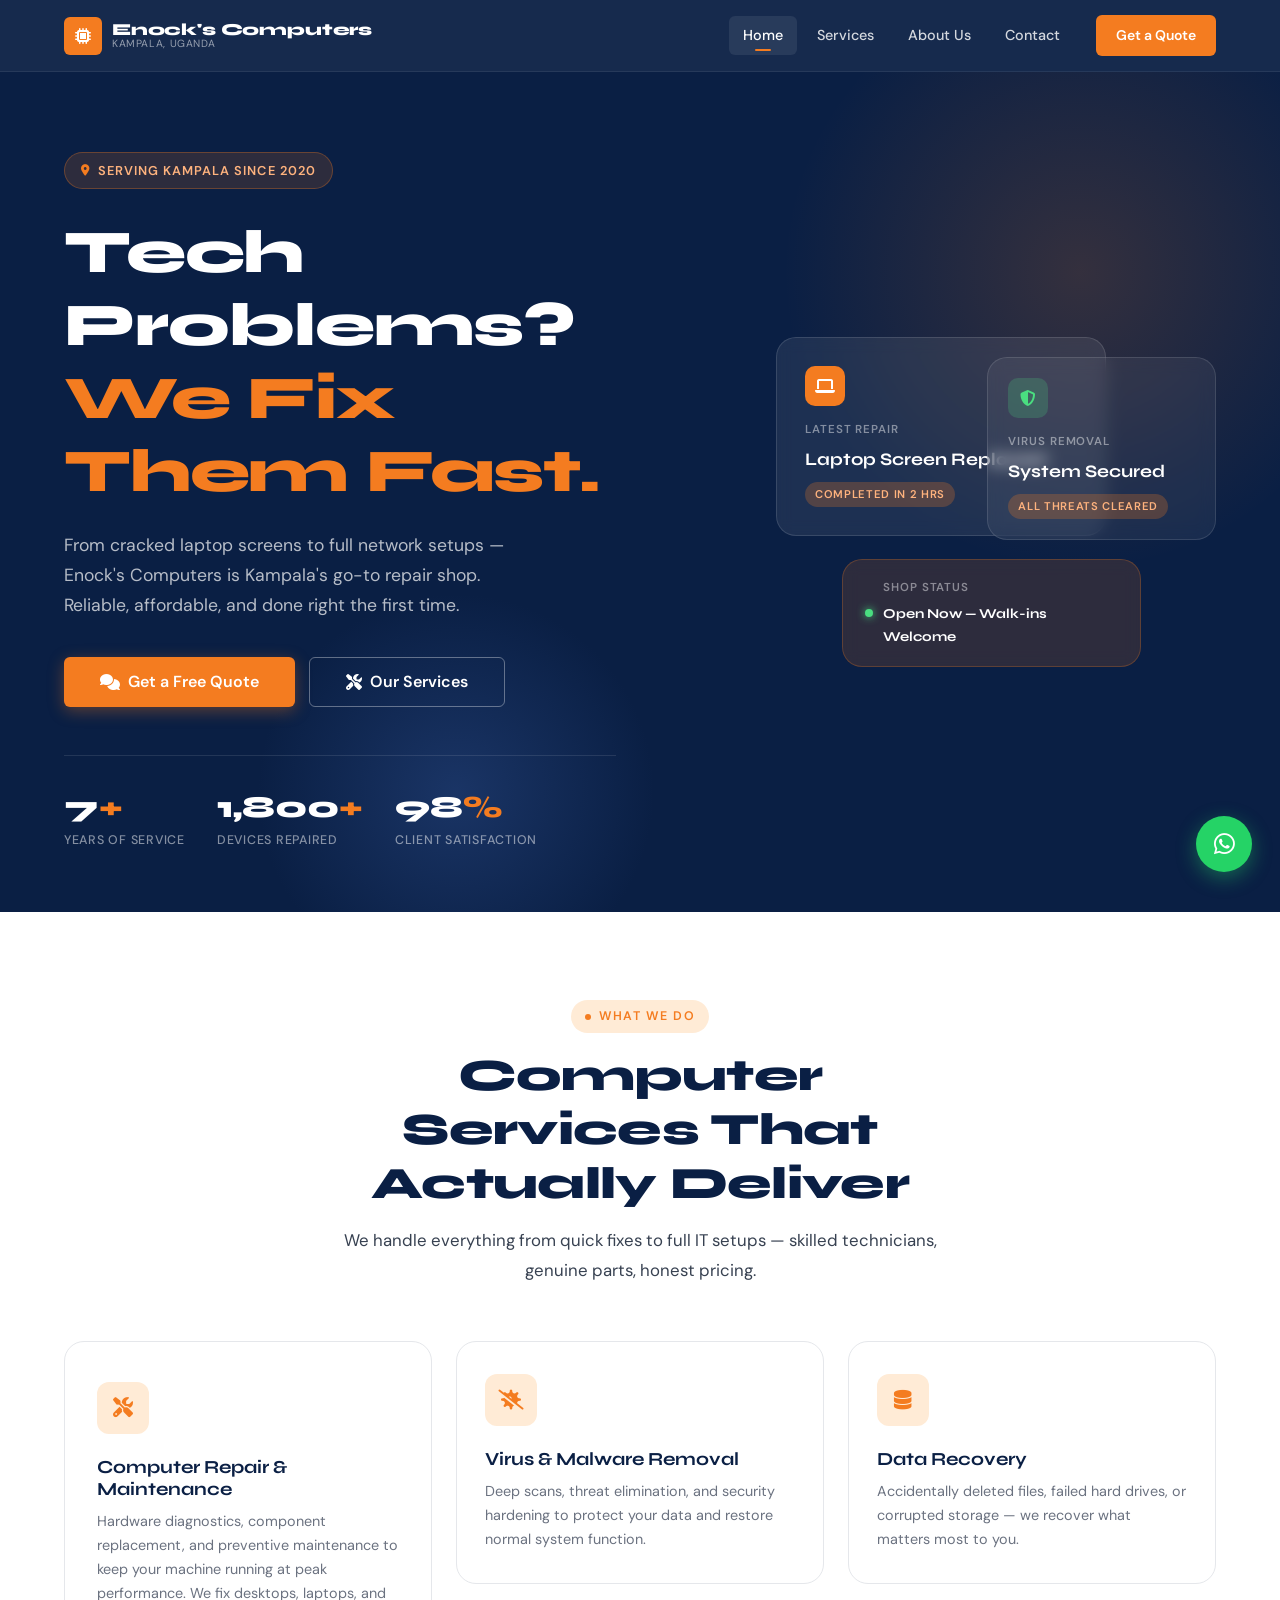
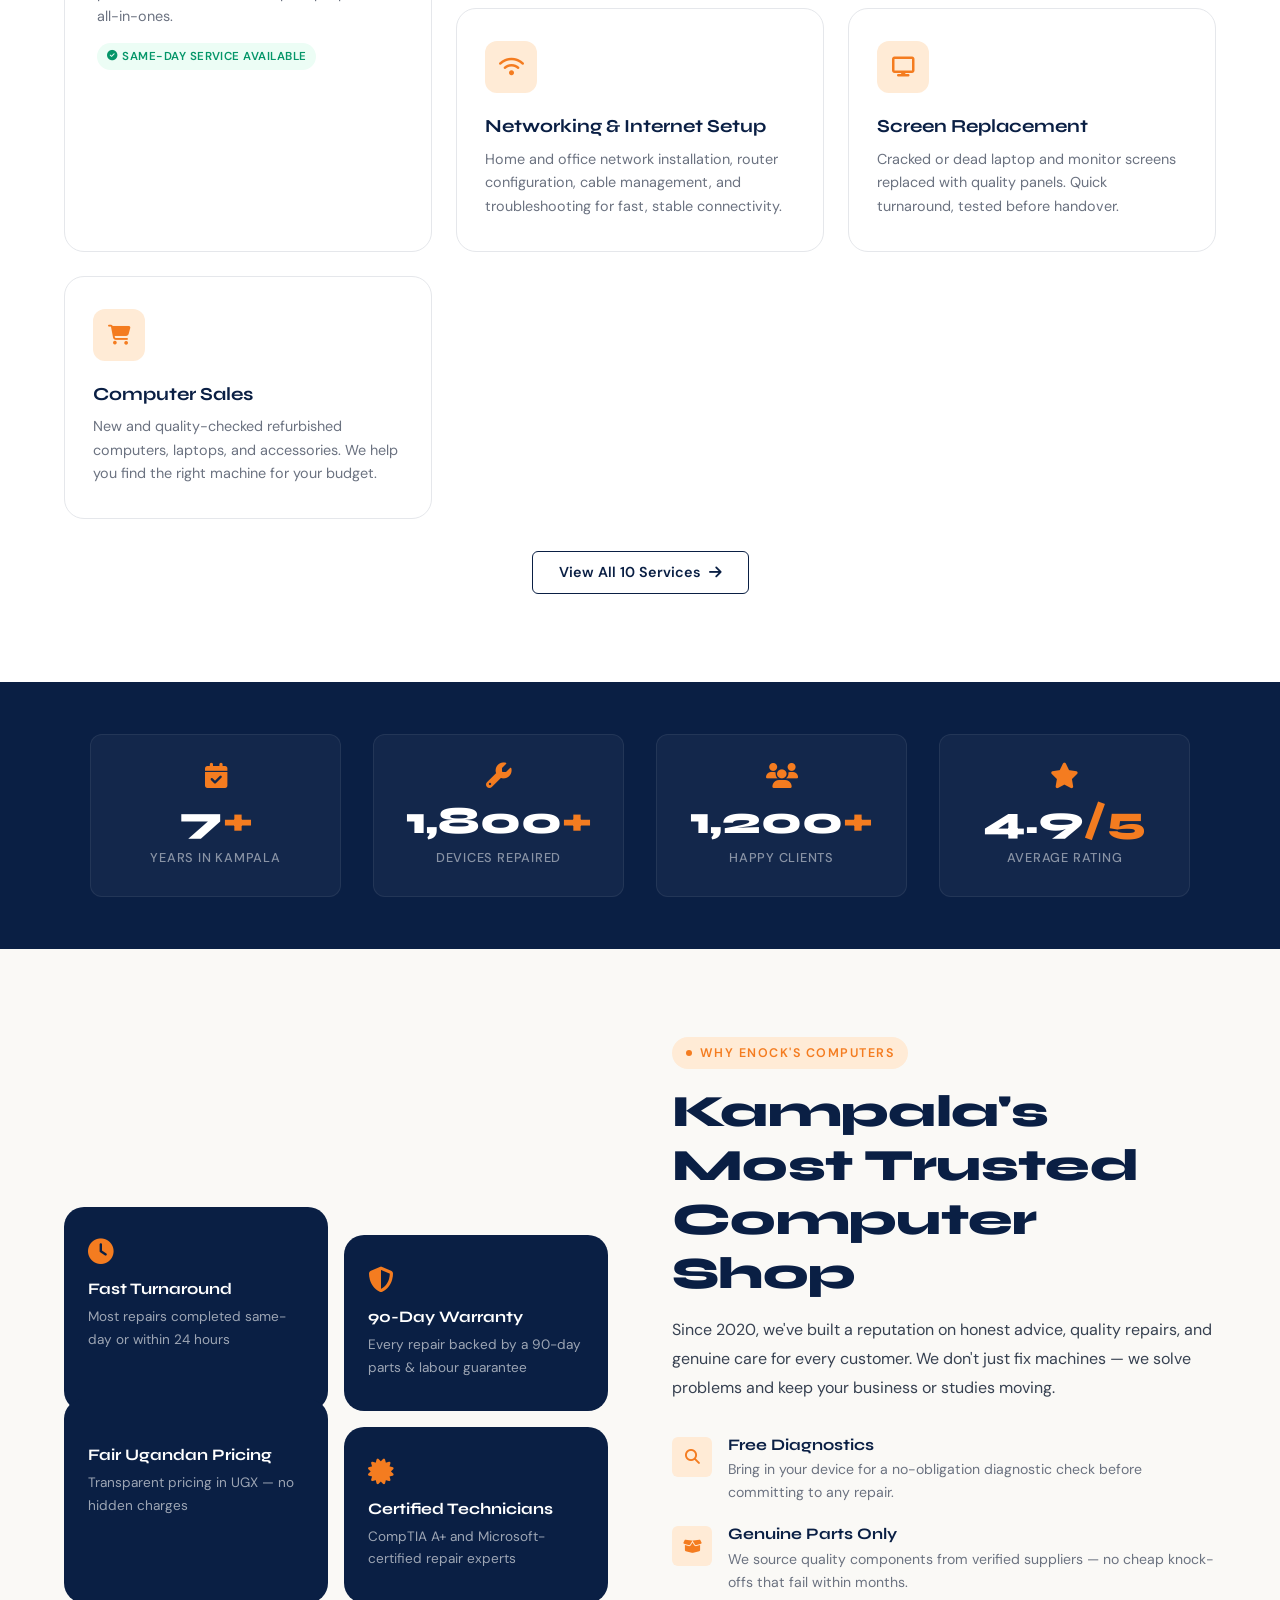
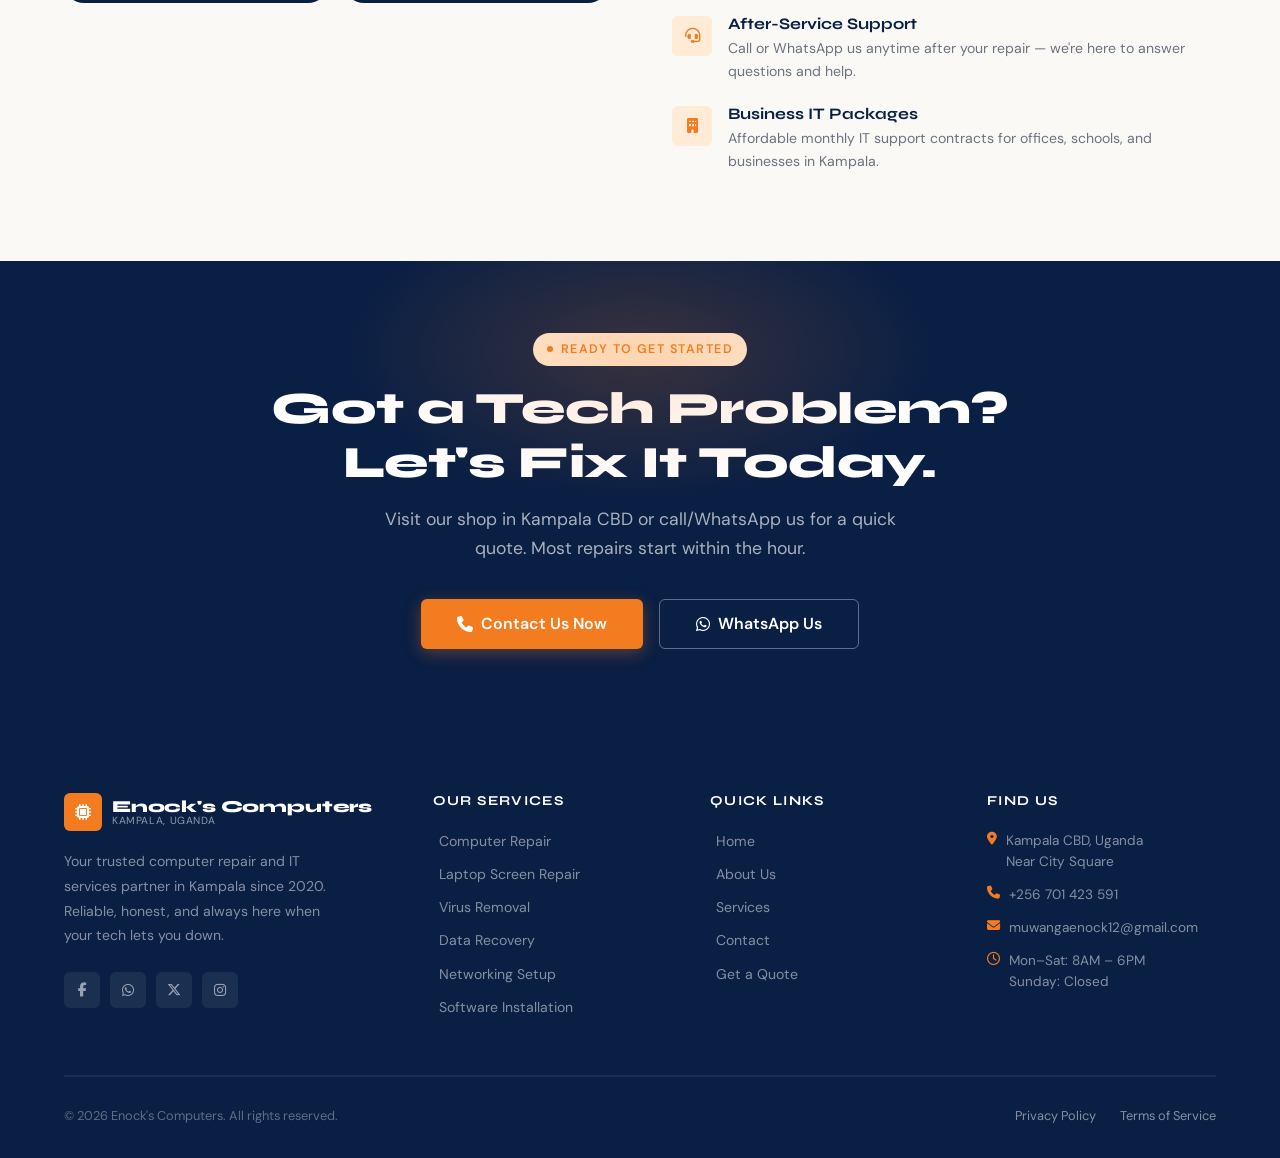
<file: index.html>
<!DOCTYPE html>
<html lang="en">
<head>
  <meta charset="UTF-8">
  <meta name="viewport" content="width=device-width, initial-scale=1.0">
  <title>Enock's Computers — Your Trusted Tech Partner in Kampala</title>
  <meta name="description" content="Enock's Computers offers expert computer repair, laptop servicing, virus removal, data recovery, networking, and IT services in Kampala, Uganda.">
  <link rel="stylesheet" href="enocks-style.css">
  <link rel="stylesheet" href="https://cdnjs.cloudflare.com/ajax/libs/font-awesome/6.5.0/css/all.min.css">
</head>
<body class="page-body">

  <!-- HEADER -->
  <header class="site-header" id="site-header">
    <a href="index.html" class="logo">
      <div class="logo-icon"><i class="fa-solid fa-microchip"></i></div>
      <div class="logo-text">
        <span>Enock's Computers</span>
        <span>Kampala, Uganda</span>
      </div>
    </a>
    <nav class="site-nav">
      <a href="index.html" class="active">Home</a>
      <a href="services.html">Services</a>
      <a href="about.html">About Us</a>
      <a href="contact.html">Contact</a>
      <a href="contact.html" class="nav-cta">Get a Quote</a>
    </nav>
    <button class="hamburger" id="hamburger" aria-label="Toggle menu" aria-expanded="false">
      <span></span><span></span><span></span>
    </button>
  </header>

  <!-- MOBILE NAV -->
  <nav class="mobile-nav" id="mobile-nav">
    <a href="index.html">Home</a>
    <a href="services.html">Services</a>
    <a href="about.html">About Us</a>
    <a href="contact.html">Contact</a>
    <a href="contact.html" class="nav-cta">Get a Quote</a>
  </nav>

  <!-- HERO -->
  <section class="hero">
    <div class="hero-content">
      <div class="hero-badge">
        <i class="fa-solid fa-location-dot"></i>
        Serving Kampala Since 2020
      </div>
      <h1>
        Tech Problems?<br>
        <span>We Fix Them Fast.</span>
      </h1>
      <p>
        From cracked laptop screens to full network setups — Enock's Computers is Kampala's go-to repair shop. Reliable, affordable, and done right the first time.
      </p>
      <div class="hero-actions">
        <a href="contact.html" class="btn btn-primary btn-lg">
          <i class="fa-solid fa-comments"></i> Get a Free Quote
        </a>
        <a href="services.html" class="btn btn-outline-white btn-lg">
          <i class="fa-solid fa-screwdriver-wrench"></i> Our Services
        </a>
      </div>
      <div class="hero-stats">
        <div class="hero-stat">
          <strong>7<span>+</span></strong>
          <small>Years of Service</small>
        </div>
        <div class="hero-stat">
          <strong>1,800<span>+</span></strong>
          <small>Devices Repaired</small>
        </div>
        <div class="hero-stat">
          <strong>98<span>%</span></strong>
          <small>Client Satisfaction</small>
        </div>
      </div>
    </div>

    <!-- Floating tech cards -->
    <div class="hero-visual">
      <div class="hero-card-stack">
        <div class="tech-card tech-card-main">
          <div class="tc-icon"><i class="fa-solid fa-laptop"></i></div>
          <div class="tc-label">Latest Repair</div>
          <div class="tc-value">Laptop Screen Replaced</div>
          <div class="tc-tag">Completed in 2 hrs</div>
        </div>
        <div class="tech-card tech-card-side">
          <div class="tc-icon" style="background:rgba(74,222,128,0.2)"><i class="fa-solid fa-shield-halved" style="color:#4ade80"></i></div>
          <div class="tc-label">Virus Removal</div>
          <div class="tc-value">System Secured</div>
          <div class="tc-tag">All Threats Cleared</div>
        </div>
        <div class="tech-card tech-card-bottom">
          <div class="tc-row">
            <div class="tc-dot"></div>
            <div>
              <div class="tc-label">Shop Status</div>
              <div class="tc-value" style="font-size:0.85rem">Open Now &mdash; Walk-ins Welcome</div>
            </div>
          </div>
        </div>
      </div>
    </div>
  </section>

  <!-- SERVICES OVERVIEW -->
  <section class="section" style="background: var(--white);">
    <div class="section-header centered">
      <div class="section-label">What We Do</div>
      <h2>Computer Services That <br>Actually Deliver</h2>
      <p>We handle everything from quick fixes to full IT setups — skilled technicians, genuine parts, honest pricing.</p>
    </div>

    <div class="services-grid featured">
      <div class="svc-card featured-tall fade-up">
        <div class="svc-icon"><i class="fa-solid fa-screwdriver-wrench"></i></div>
        <h3>Computer Repair &amp; Maintenance</h3>
        <p>Hardware diagnostics, component replacement, and preventive maintenance to keep your machine running at peak performance. We fix desktops, laptops, and all-in-ones.</p>
        <div class="svc-badge"><i class="fa-solid fa-circle-check"></i> Same-day service available</div>
      </div>
      <div class="svc-card fade-up">
        <div class="svc-icon"><i class="fa-solid fa-virus-slash"></i></div>
        <h3>Virus &amp; Malware Removal</h3>
        <p>Deep scans, threat elimination, and security hardening to protect your data and restore normal system function.</p>
      </div>
      <div class="svc-card fade-up">
        <div class="svc-icon"><i class="fa-solid fa-database"></i></div>
        <h3>Data Recovery</h3>
        <p>Accidentally deleted files, failed hard drives, or corrupted storage — we recover what matters most to you.</p>
      </div>
      <div class="svc-card fade-up">
        <div class="svc-icon"><i class="fa-solid fa-wifi"></i></div>
        <h3>Networking &amp; Internet Setup</h3>
        <p>Home and office network installation, router configuration, cable management, and troubleshooting for fast, stable connectivity.</p>
      </div>
      <div class="svc-card fade-up">
        <div class="svc-icon"><i class="fa-solid fa-display"></i></div>
        <h3>Screen Replacement</h3>
        <p>Cracked or dead laptop and monitor screens replaced with quality panels. Quick turnaround, tested before handover.</p>
      </div>
      <div class="svc-card fade-up">
        <div class="svc-icon"><i class="fa-solid fa-cart-shopping"></i></div>
        <h3>Computer Sales</h3>
        <p>New and quality-checked refurbished computers, laptops, and accessories. We help you find the right machine for your budget.</p>
      </div>
    </div>

    <div class="text-center mt-32">
      <a href="services.html" class="btn btn-outline">
        View All 10 Services <i class="fa-solid fa-arrow-right"></i>
      </a>
    </div>
  </section>

  <!-- STATS BAR -->
  <div class="stats-bar">
    <div class="stats-inner">
      <div class="stat-item fade-up">
        <i class="fa-solid fa-calendar-check"></i>
        <div class="stat-number">7<span>+</span></div>
        <div class="stat-label">Years in Kampala</div>
      </div>
      <div class="stat-item fade-up">
        <i class="fa-solid fa-wrench"></i>
        <div class="stat-number">1,800<span>+</span></div>
        <div class="stat-label">Devices Repaired</div>
      </div>
      <div class="stat-item fade-up">
        <i class="fa-solid fa-users"></i>
        <div class="stat-number">1,200<span>+</span></div>
        <div class="stat-label">Happy Clients</div>
      </div>
      <div class="stat-item fade-up">
        <i class="fa-solid fa-star"></i>
        <div class="stat-number">4.9<span>/5</span></div>
        <div class="stat-label">Average Rating</div>
      </div>
    </div>
  </div>

  <!-- WHY CHOOSE US -->
  <section class="section why-section" style="background: var(--cream);">
    <div class="why-grid">
      <!-- Visual tiles -->
      <div class="why-visual">
        <div class="why-tile">
          <i class="fa-solid fa-clock"></i>
          <h4>Fast Turnaround</h4>
          <p>Most repairs completed same-day or within 24 hours</p>
        </div>
        <div class="why-tile">
          <i class="fa-solid fa-shield-halved"></i>
          <h4>90-Day Warranty</h4>
          <p>Every repair backed by a 90-day parts &amp; labour guarantee</p>
        </div>
        <div class="why-tile">
          <i class="fa-solid fa-ugandan-shilling"></i>
          <h4>Fair Ugandan Pricing</h4>
          <p>Transparent pricing in UGX — no hidden charges</p>
        </div>
        <div class="why-tile">
          <i class="fa-solid fa-certificate"></i>
          <h4>Certified Technicians</h4>
          <p>CompTIA A+ and Microsoft-certified repair experts</p>
        </div>
      </div>

      <!-- Content -->
      <div class="why-content">
        <div class="section-label">Why Enock's Computers</div>
        <h2>Kampala's Most Trusted Computer Shop</h2>
        <p style="margin-top:16px; line-height:1.8;">Since 2020, we've built a reputation on honest advice, quality repairs, and genuine care for every customer. We don't just fix machines — we solve problems and keep your business or studies moving.</p>
        <div class="why-list">
          <div class="why-item">
            <div class="why-item-icon"><i class="fa-solid fa-magnifying-glass"></i></div>
            <div class="why-item-text">
              <h4>Free Diagnostics</h4>
              <p>Bring in your device for a no-obligation diagnostic check before committing to any repair.</p>
            </div>
          </div>
          <div class="why-item">
            <div class="why-item-icon"><i class="fa-solid fa-box-open"></i></div>
            <div class="why-item-text">
              <h4>Genuine Parts Only</h4>
              <p>We source quality components from verified suppliers — no cheap knock-offs that fail within months.</p>
            </div>
          </div>
          <div class="why-item">
            <div class="why-item-icon"><i class="fa-solid fa-headset"></i></div>
            <div class="why-item-text">
              <h4>After-Service Support</h4>
              <p>Call or WhatsApp us anytime after your repair — we're here to answer questions and help.</p>
            </div>
          </div>
          <div class="why-item">
            <div class="why-item-icon"><i class="fa-solid fa-building"></i></div>
            <div class="why-item-text">
              <h4>Business IT Packages</h4>
              <p>Affordable monthly IT support contracts for offices, schools, and businesses in Kampala.</p>
            </div>
          </div>
        </div>
      </div>
    </div>
  </section>

  <!-- CTA BANNER -->
  <section class="cta-banner">
    <div class="section-label" style="margin: 0 auto 16px; display: flex; width: fit-content;">Ready to Get Started</div>
    <h2>Got a Tech Problem? <br>Let's Fix It Today.</h2>
    <p>Visit our shop in Kampala CBD or call/WhatsApp us for a quick quote. Most repairs start within the hour.</p>
    <div class="cta-actions">
      <a href="contact.html" class="btn btn-primary btn-lg">
        <i class="fa-solid fa-phone"></i> Contact Us Now
      </a>
      <a href="tel:+256701423591" class="btn btn-outline-white btn-lg">
        <i class="fa-brands fa-whatsapp"></i> WhatsApp Us
      </a>
    </div>
  </section>

  <!-- FOOTER -->
  <footer class="site-footer">
    <div class="footer-grid">
      <div class="footer-brand">
        <a href="index.html" class="logo">
          <div class="logo-icon"><i class="fa-solid fa-microchip"></i></div>
          <div class="logo-text">
            <span>Enock's Computers</span>
            <span>Kampala, Uganda</span>
          </div>
        </a>
        <p>Your trusted computer repair and IT services partner in Kampala since 2020. Reliable, honest, and always here when your tech lets you down.</p>
        <div class="social-links">
          <a href="#" class="social-link" aria-label="Facebook"><i class="fa-brands fa-facebook-f"></i></a>
          <a href="#" class="social-link" aria-label="WhatsApp"><i class="fa-brands fa-whatsapp"></i></a>
          <a href="#" class="social-link" aria-label="Twitter/X"><i class="fa-brands fa-x-twitter"></i></a>
          <a href="#" class="social-link" aria-label="Instagram"><i class="fa-brands fa-instagram"></i></a>
        </div>
      </div>
      <div class="footer-col">
        <h5>Our Services</h5>
        <div class="footer-links">
          <a href="services.html">Computer Repair</a>
          <a href="services.html">Laptop Screen Repair</a>
          <a href="services.html">Virus Removal</a>
          <a href="services.html">Data Recovery</a>
          <a href="services.html">Networking Setup</a>
          <a href="services.html">Software Installation</a>
        </div>
      </div>
      <div class="footer-col">
        <h5>Quick Links</h5>
        <div class="footer-links">
          <a href="index.html">Home</a>
          <a href="about.html">About Us</a>
          <a href="services.html">Services</a>
          <a href="contact.html">Contact</a>
          <a href="contact.html">Get a Quote</a>
        </div>
      </div>
      <div class="footer-col footer-contact">
        <h5>Find Us</h5>
        <p><i class="fa-solid fa-location-dot"></i> Kampala CBD, Uganda<br>Near City Square</p>
        <a href="tel:+25670142391"><i class="fa-solid fa-phone"></i> +256 701 423 591</a>
        <a href="mailto:muwangaenock12@gmail.com"><i class="fa-solid fa-envelope"></i> muwangaenock12@gmail.com</a>
        <p><i class="fa-regular fa-clock"></i> Mon–Sat: 8AM – 6PM<br>Sunday: Closed</p>
      </div>
    </div>
    <hr class="divider" style="border-color: rgba(255,255,255,0.07);">
    <div class="footer-bottom">
      <p>&copy; 2026 Enock's Computers. All rights reserved.</p>
      <div class="footer-bottom-links">
        <a href="#">Privacy Policy</a>
        <a href="#">Terms of Service</a>
      </div>
    </div>
  </footer>

  <!-- WhatsApp Float -->
  <a href="https://wa.me/256701423591" class="whatsapp-float" target="_blank" rel="noopener" aria-label="Chat on WhatsApp">
    <i class="fa-brands fa-whatsapp"></i>
  </a>

  <script>
    // Sticky header
    const header = document.getElementById('site-header');
    window.addEventListener('scroll', () => {
      header.classList.toggle('scrolled', window.scrollY > 40);
    });

    // Hamburger menu
    const hamburger = document.getElementById('hamburger');
    const mobileNav = document.getElementById('mobile-nav');
    hamburger.addEventListener('click', () => {
      const open = hamburger.classList.toggle('open');
      mobileNav.classList.toggle('open', open);
      hamburger.setAttribute('aria-expanded', String(open));
    });

    // Close mobile nav on link click
    mobileNav.querySelectorAll('a').forEach(a => {
      a.addEventListener('click', () => {
        hamburger.classList.remove('open');
        mobileNav.classList.remove('open');
        hamburger.setAttribute('aria-expanded', 'false');
      });
    });

    // Scroll-reveal
    const observer = new IntersectionObserver((entries) => {
      entries.forEach(e => { if (e.isIntersecting) e.target.classList.add('visible'); });
    }, { threshold: 0.12 });
    document.querySelectorAll('.fade-up').forEach(el => observer.observe(el));
  </script>
</body>
</html>
</file>
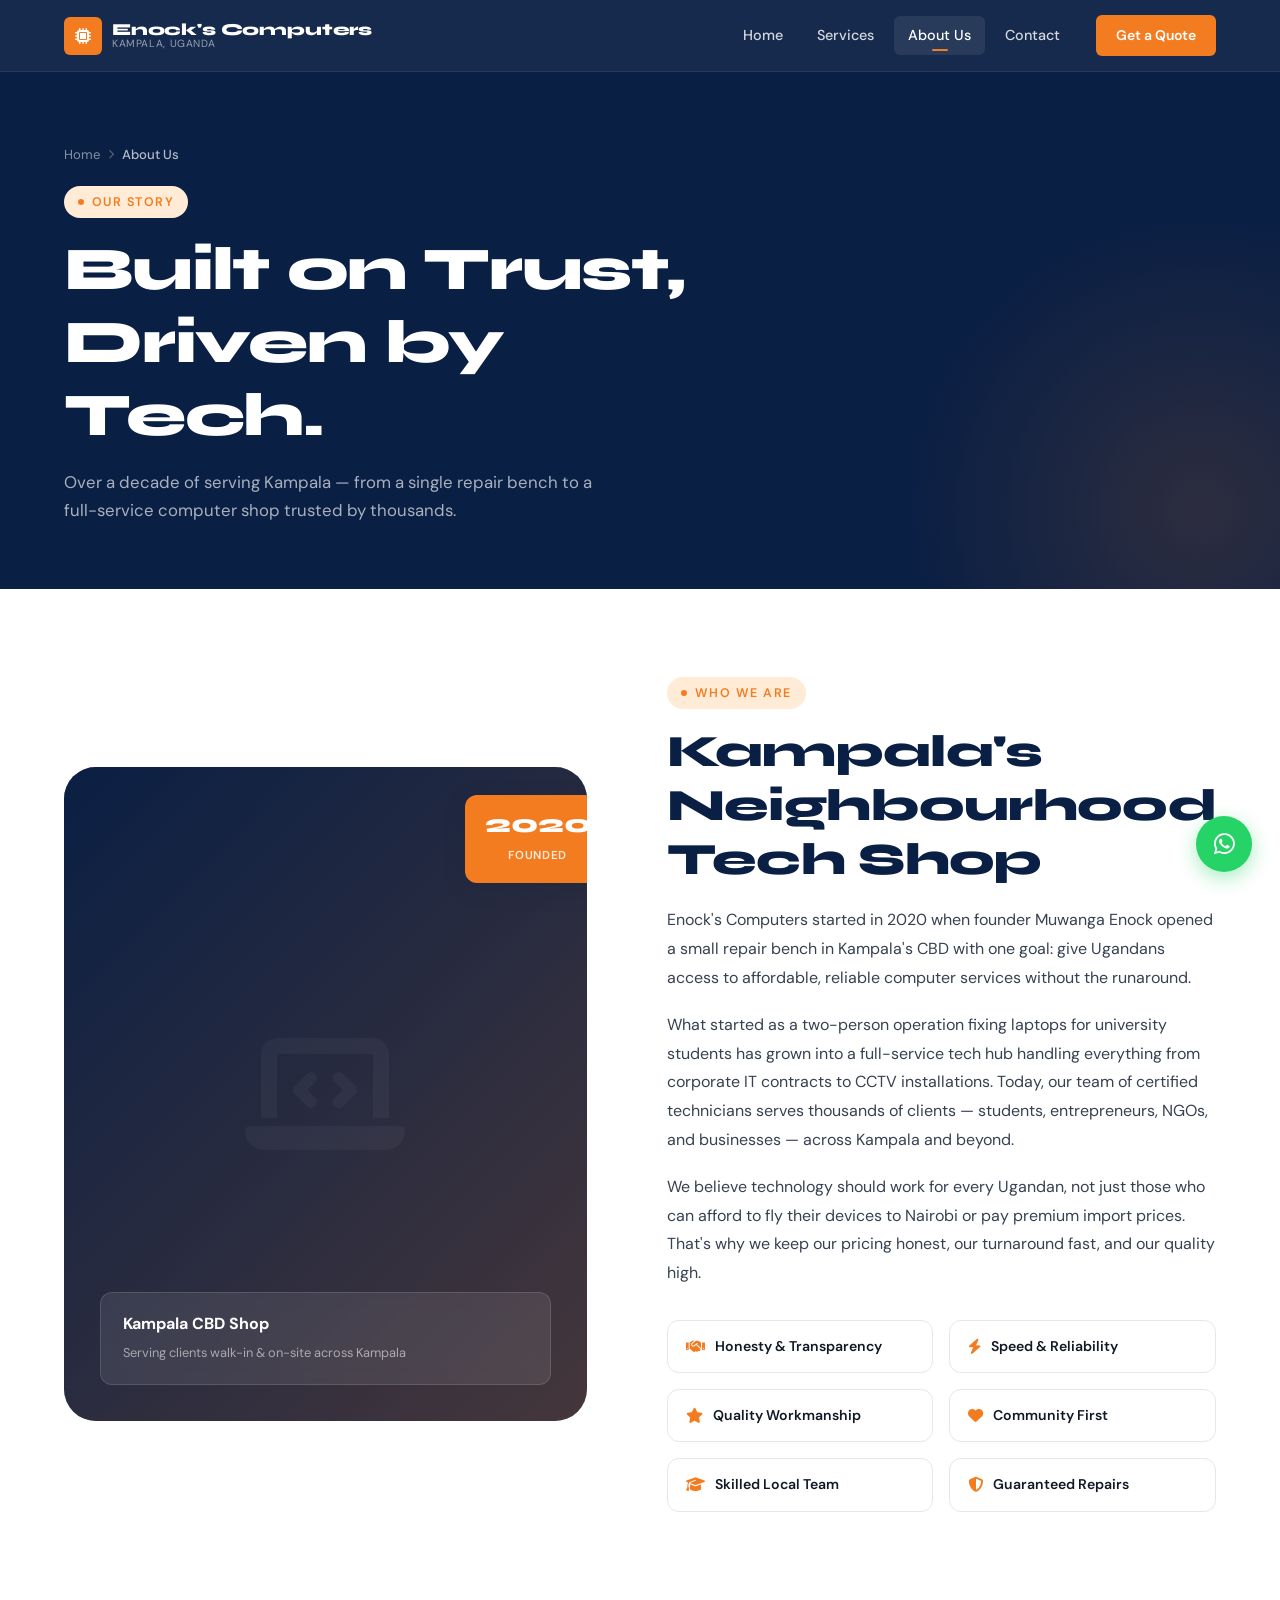
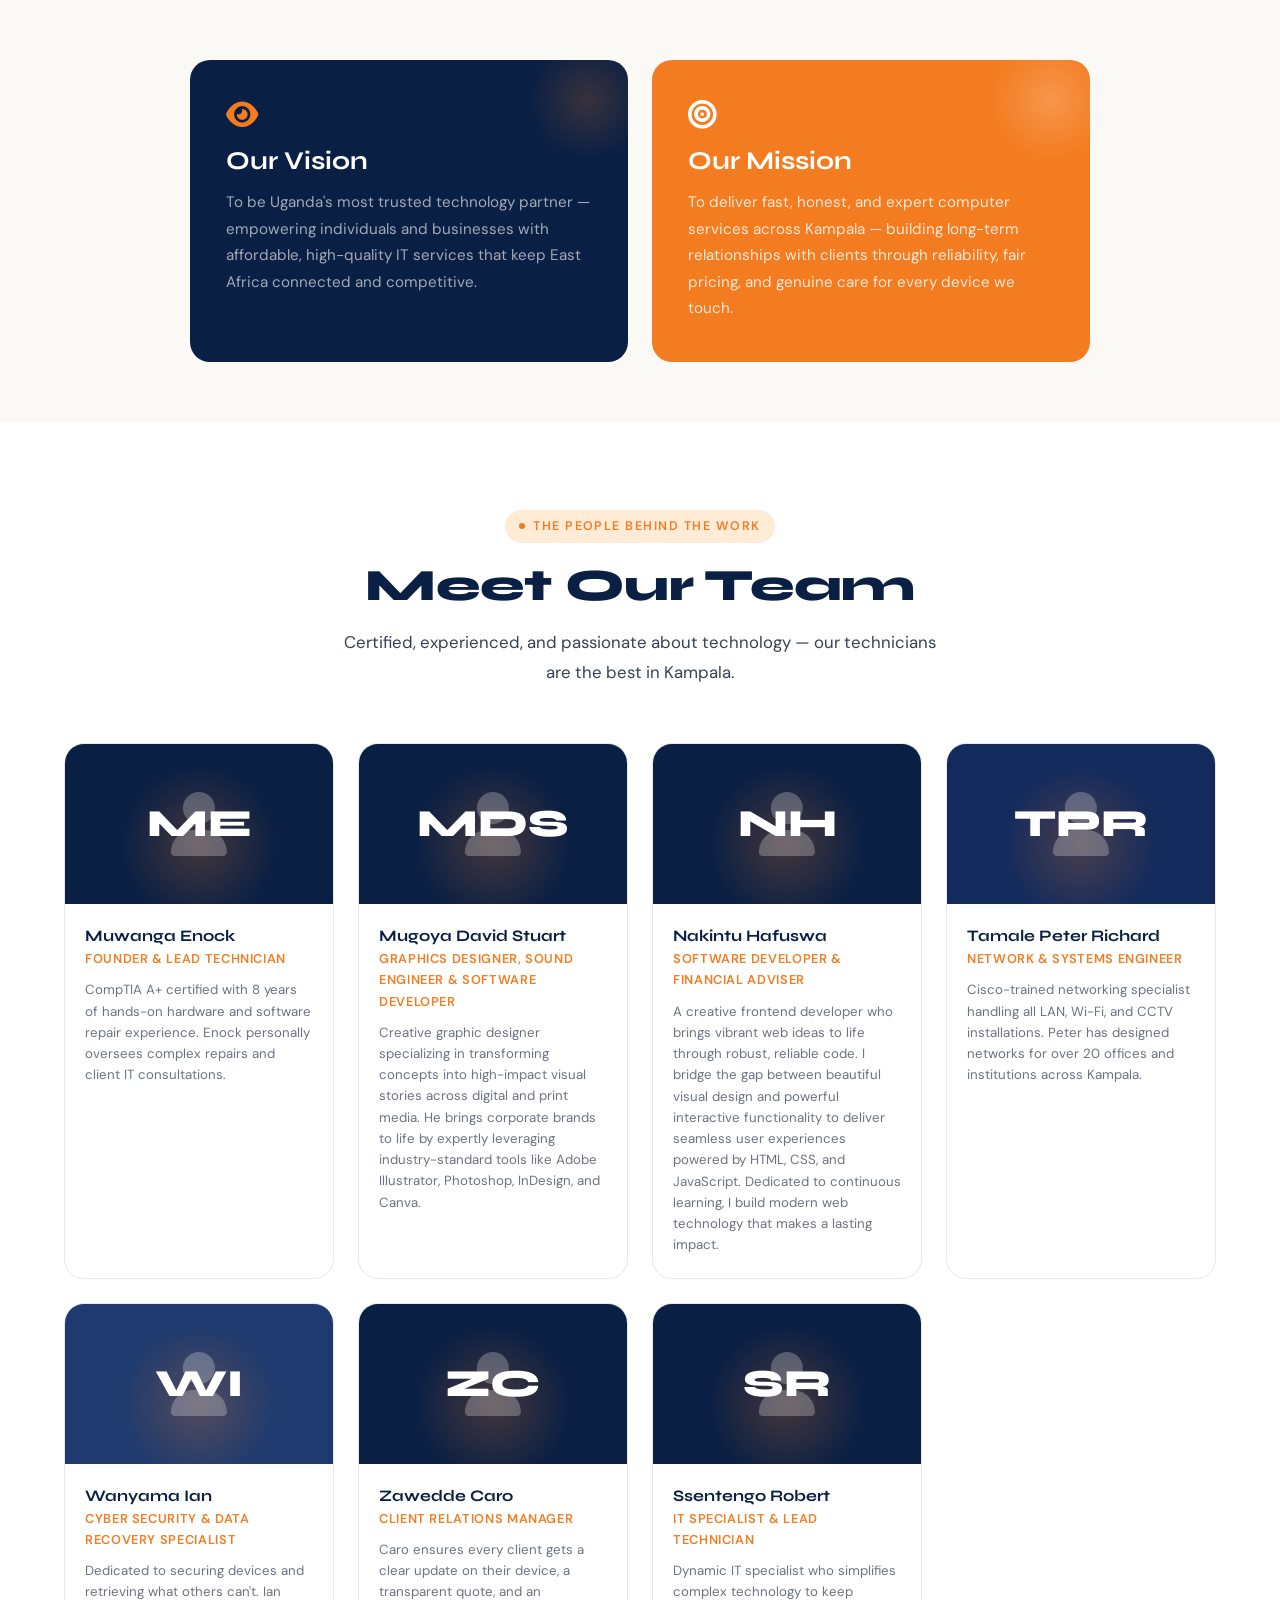
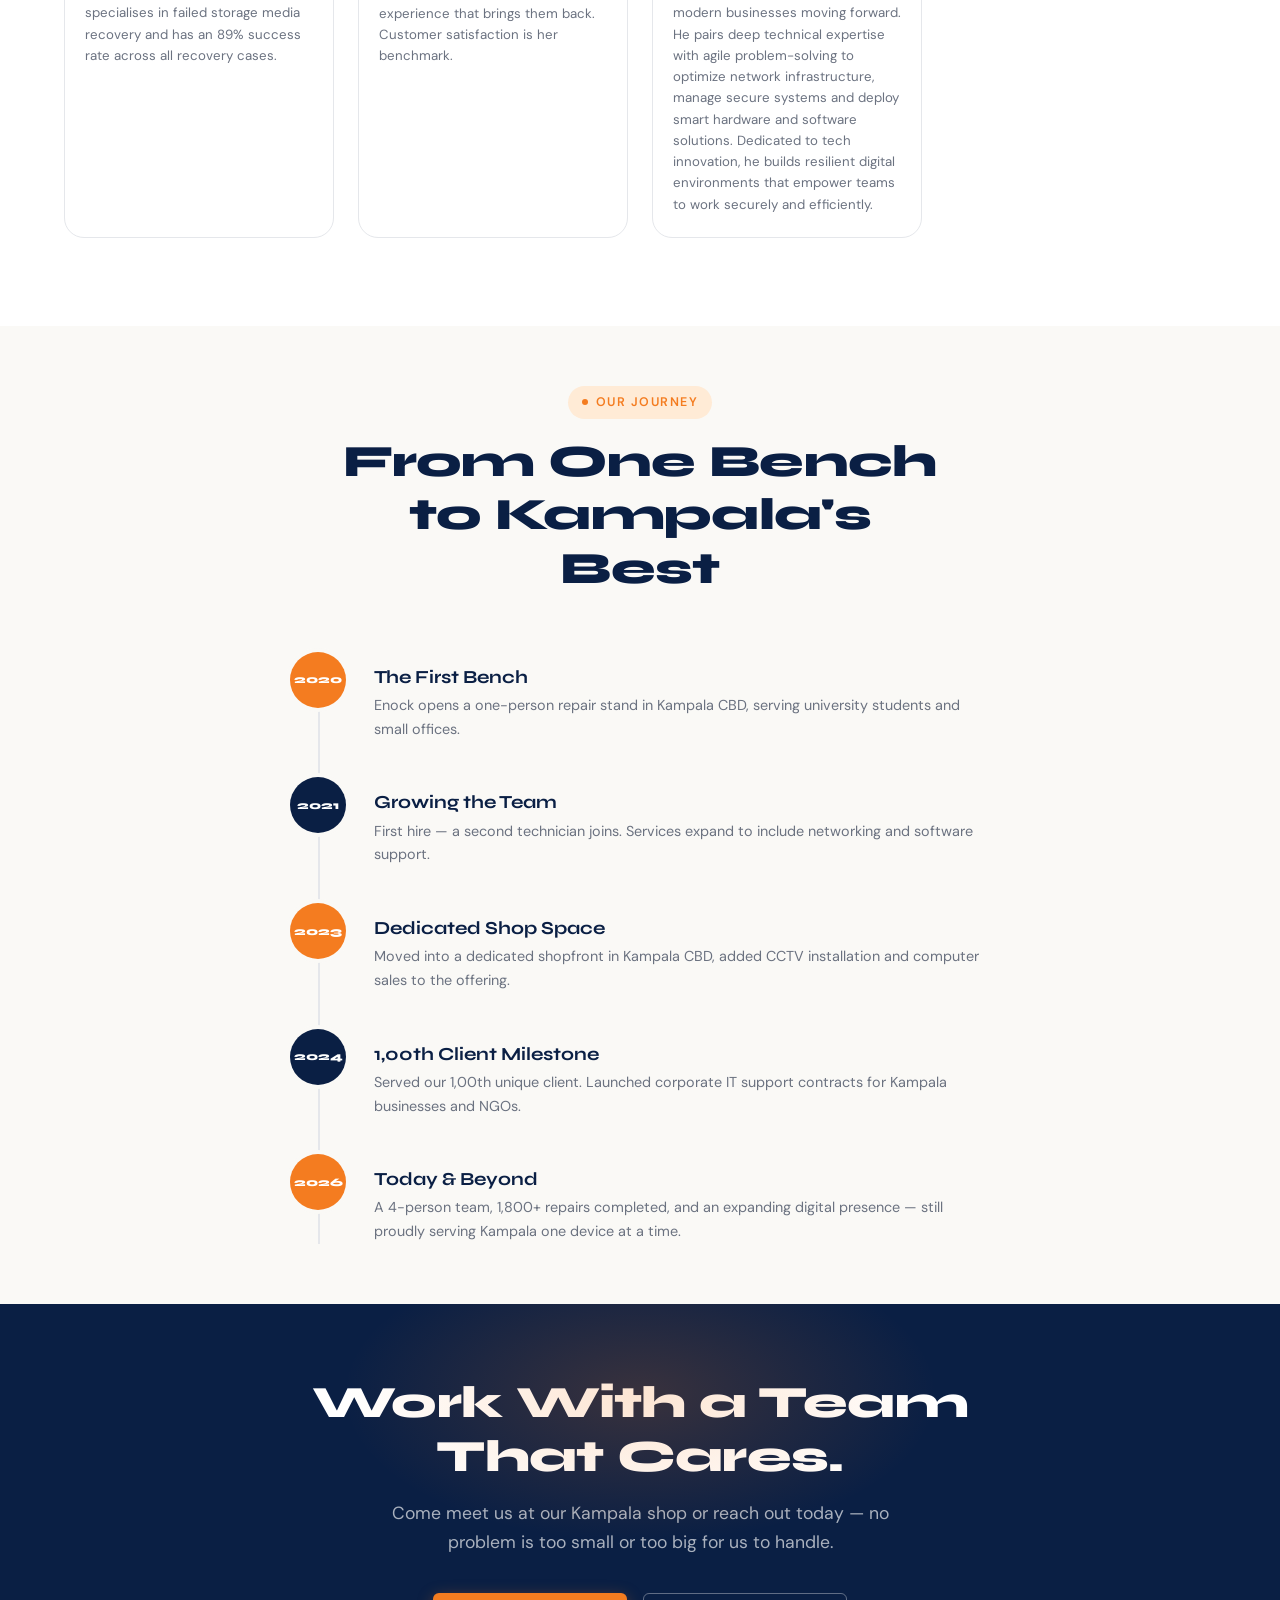
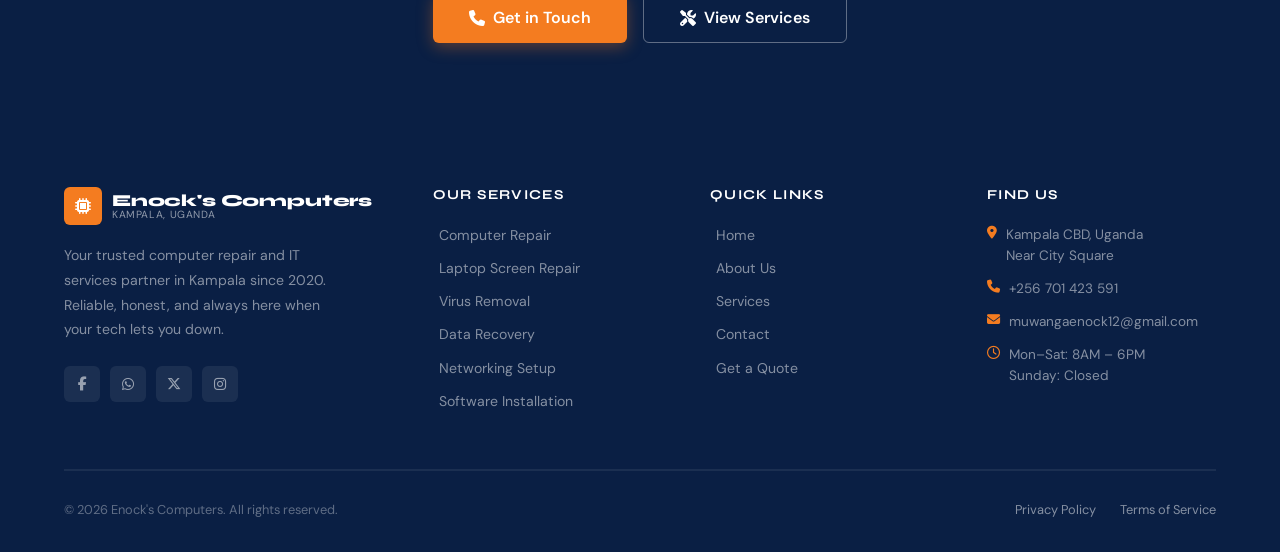
<file: about.html>
<!DOCTYPE html>
<html lang="en">
<head>
  <meta charset="UTF-8">
  <meta name="viewport" content="width=device-width, initial-scale=1.0">
  <title>Enock's Computers</title>
  <meta name="description" content="Learn the story behind Enock's Computers — Kampala's trusted computer repair shop since 2020, built on honest service and skilled Ugandan technicians.">
  <link rel="stylesheet" href="enocks-style.css">
  <link rel="stylesheet" href="https://cdnjs.cloudflare.com/ajax/libs/font-awesome/6.5.0/css/all.min.css">
</head>
<body class="page-body">

  <!-- HEADER -->
  <header class="site-header" id="site-header">
    <a href="index.html" class="logo">
      <div class="logo-icon"><i class="fa-solid fa-microchip"></i></div>
      <div class="logo-text">
        <span>Enock's Computers</span>
        <span>Kampala, Uganda</span>
      </div>
    </a>
    <nav class="site-nav">
      <a href="index.html">Home</a>
      <a href="services.html">Services</a>
      <a href="about.html" class="active">About Us</a>
      <a href="contact.html">Contact</a>
      <a href="contact.html" class="nav-cta">Get a Quote</a>
    </nav>
    <button class="hamburger" id="hamburger" aria-label="Toggle menu" aria-expanded="false">
      <span></span><span></span><span></span>
    </button>
  </header>
  <nav class="mobile-nav" id="mobile-nav">
    <a href="index.html">Home</a>
    <a href="services.html">Services</a>
    <a href="about.html">About Us</a>
    <a href="contact.html">Contact</a>
    <a href="contact.html" class="nav-cta">Get a Quote</a>
  </nav>

  <!-- PAGE HERO -->
  <section class="page-hero">
    <div class="page-hero-inner">
      <div class="breadcrumb">
        <a href="index.html">Home</a>
        <span><i class="fa-solid fa-chevron-right" style="font-size:0.6rem"></i></span>
        <strong>About Us</strong>
      </div>
      <div class="section-label">Our Story</div>
      <h1>Built on Trust, <br>Driven by Tech.</h1>
      <p>Over a decade of serving Kampala — from a single repair bench to a full-service computer shop trusted by thousands.</p>
    </div>
  </section>

  <!-- OUR STORY -->
  <section class="section" style="background: var(--white);">
    <div class="about-story">
      <!-- Visual block -->
      <div class="story-visual fade-up">
        <div class="story-img-block">
          <i class="bg-icon fa-solid fa-laptop-code"></i>
          <div class="story-badge-float">
            <strong>2020</strong>
            <span>Founded</span>
          </div>
          <div class="story-caption">
            <strong>Kampala CBD Shop</strong>
            <span>Serving clients walk-in &amp; on-site across Kampala</span>
          </div>
        </div>
      </div>

      <!-- Content -->
      <div class="story-content fade-up">
        <div class="section-label">Who We Are</div>
        <h2>Kampala's Neighbourhood Tech Shop</h2>
        <p>Enock's Computers started in 2020 when founder Muwanga Enock opened a small repair bench in Kampala's CBD with one goal: give Ugandans access to affordable, reliable computer services without the runaround.</p>
        <p>What started as a two-person operation fixing laptops for university students has grown into a full-service tech hub handling everything from corporate IT contracts to CCTV installations. Today, our team of certified technicians serves thousands of clients — students, entrepreneurs, NGOs, and businesses — across Kampala and beyond.</p>
        <p>We believe technology should work for every Ugandan, not just those who can afford to fly their devices to Nairobi or pay premium import prices. That's why we keep our pricing honest, our turnaround fast, and our quality high.</p>
        <div class="values-list">
          <div class="value-pill"><i class="fa-solid fa-handshake"></i><span>Honesty &amp; Transparency</span></div>
          <div class="value-pill"><i class="fa-solid fa-bolt"></i><span>Speed &amp; Reliability</span></div>
          <div class="value-pill"><i class="fa-solid fa-star"></i><span>Quality Workmanship</span></div>
          <div class="value-pill"><i class="fa-solid fa-heart"></i><span>Community First</span></div>
          <div class="value-pill"><i class="fa-solid fa-graduation-cap"></i><span>Skilled Local Team</span></div>
          <div class="value-pill"><i class="fa-solid fa-shield-halved"></i><span>Guaranteed Repairs</span></div>
        </div>
      </div>
    </div>
  </section>

  <!-- MISSION & VISION -->
  <section class="section-sm" style="background: var(--cream);">
    <div style="display: grid; grid-template-columns: 1fr 1fr; gap: 24px; max-width: 900px; margin: 0 auto;">
      <div style="background: var(--navy); border-radius: var(--radius-lg); padding: 40px 36px; position:relative; overflow:hidden;">
        <div style="position:absolute; top:-20px; right:-20px; width:120px; height:120px; background:radial-gradient(circle, rgba(244,124,32,0.2) 0%, transparent 70%);"></div>
        <i class="fa-solid fa-eye" style="color: var(--orange); font-size:1.8rem; margin-bottom:18px; display:block;"></i>
        <h3 style="color: var(--white); margin-bottom:12px;">Our Vision</h3>
        <p style="color: rgba(255,255,255,0.62); font-size:0.95rem; line-height:1.75;">To be Uganda's most trusted technology partner — empowering individuals and businesses with affordable, high-quality IT services that keep East Africa connected and competitive.</p>
      </div>
      <div style="background: var(--orange); border-radius: var(--radius-lg); padding: 40px 36px; position:relative; overflow:hidden;">
        <div style="position:absolute; top:-20px; right:-20px; width:120px; height:120px; background:radial-gradient(circle, rgba(255,255,255,0.2) 0%, transparent 70%);"></div>
        <i class="fa-solid fa-bullseye" style="color: var(--white); font-size:1.8rem; margin-bottom:18px; display:block;"></i>
        <h3 style="color: var(--white); margin-bottom:12px;">Our Mission</h3>
        <p style="color: rgba(255,255,255,0.82); font-size:0.95rem; line-height:1.75;">To deliver fast, honest, and expert computer services across Kampala — building long-term relationships with clients through reliability, fair pricing, and genuine care for every device we touch.</p>
      </div>
    </div>
  </section>

  <!-- TEAM -->
  <section class="section" style="background: var(--white);">
    <div class="section-header centered">
      <div class="section-label">The People Behind the Work</div>
      <h2>Meet Our Team</h2>
      <p>Certified, experienced, and passionate about technology — our technicians are the best in Kampala.</p>
    </div>
    <div class="team-grid">
      <div class="team-card fade-up">
        <div class="team-avatar">
          <i class="fa-solid fa-user"></i>
          <div class="team-initials">ME</div>
        </div>
        <div class="team-info">
          <h4>Muwanga Enock</h4>
          <span class="role">Founder &amp; Lead Technician</span>
          <p>CompTIA A+ certified with 8 years of hands-on hardware and software repair experience. Enock personally oversees complex repairs and client IT consultations.</p>
        </div>
      </div>

      <div class="team-card fade-up">
        <div class="team-avatar">
          <i class="fa-solid fa-user"></i>
          <div class="team-initials">MDS</div>
        </div>
        <div class="team-info">
          <h4>Mugoya David Stuart</h4>
          <span class="role">Graphics designer, sound engineer &amp; software developer</span>
          <p>Creative graphic designer specializing in transforming concepts into high-impact visual stories across digital and print media. He brings corporate brands to life by expertly leveraging industry-standard tools like Adobe Illustrator, Photoshop, InDesign, and Canva.</p>
        </div>
      </div>
      

      <div class="team-card fade-up">
        <div class="team-avatar">
          <i class="fa-solid fa-user"></i>
          <div class="team-initials">NH</div>
        </div>
        <div class="team-info">
          <h4>Nakintu Hafuswa</h4>
          <span class="role">Software developer &amp; financial adviser</span>
          <p>A creative frontend developer who brings vibrant web ideas to life through robust, reliable code. I bridge the gap between beautiful visual design and powerful interactive functionality to deliver seamless user experiences powered by HTML, CSS, and JavaScript. Dedicated to continuous learning, I build modern web technology that makes a lasting impact.</p>
        </div>
      </div>
      

      
      <div class="team-card fade-up">
        <div class="team-avatar" style="background: #122a5c;">
          <i class="fa-solid fa-user"></i>
          <div class="team-initials">TPR</div>
        </div>
        <div class="team-info">
          <h4>Tamale Peter Richard</h4>
          <span class="role">Network &amp; Systems Engineer</span>
          <p>Cisco-trained networking specialist handling all LAN, Wi-Fi, and CCTV installations. Peter has designed networks for over 20 offices and institutions across Kampala.</p>
        </div>
      </div>
      <div class="team-card fade-up">
        <div class="team-avatar" style="background: #1e3a6e;">
          <i class="fa-solid fa-user"></i>
          <div class="team-initials">WI</div>
        </div>
        <div class="team-info">
          <h4>Wanyama Ian</h4>
          <span class="role">Cyber security & Data Recovery Specialist</span>
          <p>Dedicated to securing devices and retrieving what others can't. Ian specialises in failed storage media recovery and has an 89% success rate across all recovery cases.</p>
        </div>
      </div>
      <div class="team-card fade-up">
        <div class="team-avatar" style="background: #0a1f44;">
          <i class="fa-solid fa-user"></i>
          <div class="team-initials">ZC</div>
        </div>
        <div class="team-info">
          <h4>Zawedde Caro</h4>
          <span class="role">Client Relations Manager</span>
          <p>Caro ensures every client gets a clear update on their device, a transparent quote, and an experience that brings them back. Customer satisfaction is her benchmark.</p>
        </div>
      </div>

      <div class="team-card fade-up">
        <div class="team-avatar">
          <i class="fa-solid fa-user"></i>
          <div class="team-initials">SR</div>
        </div>
        <div class="team-info">
          <h4>Ssentengo Robert</h4>
          <span class="role">IT Specialist &amp; Lead Technician</span>
          <p>Dynamic IT specialist who simplifies complex technology to keep modern businesses moving forward. He pairs deep technical expertise with agile problem-solving to optimize network infrastructure, manage secure systems and deploy smart hardware and software solutions. Dedicated to tech innovation, he builds resilient digital environments that empower teams to work securely and efficiently.</p>
        </div>
      </div>
      
    </div>
  </section>

  <!-- MILESTONES TIMELINE -->
  <section class="section-sm" style="background: var(--cream);">
    <div class="section-header centered">
      <div class="section-label">Our Journey</div>
      <h2>From One Bench to Kampala's Best</h2>
    </div>
    <div style="max-width: 700px; margin: 48px auto 0; position:relative;">
      <div style="position:absolute; left: 28px; top: 0; bottom: 0; width: 2px; background: var(--border);"></div>
      <div style="display:flex; flex-direction:column; gap: 0;">

        <div style="display:flex; gap: 28px; align-items:flex-start; padding-bottom: 36px; position:relative;">
          <div style="width:56px; height:56px; background:var(--orange); border-radius:50%; display:grid; place-items:center; flex-shrink:0; position:relative; z-index:1; box-shadow: 0 0 0 4px var(--cream);">
            <span style="font-family:var(--font-head); font-size:0.72rem; font-weight:800; color:white;">2020</span>
          </div>
          <div style="padding-top:14px;">
            <h4 style="margin-bottom:6px;">The First Bench</h4>
            <p style="font-size:0.9rem; color:var(--ink-soft);">Enock opens a one-person repair stand in Kampala CBD, serving university students and small offices.</p>
          </div>
        </div>

        <div style="display:flex; gap: 28px; align-items:flex-start; padding-bottom: 36px; position:relative;">
          <div style="width:56px; height:56px; background:var(--navy); border-radius:50%; display:grid; place-items:center; flex-shrink:0; position:relative; z-index:1; box-shadow: 0 0 0 4px var(--cream);">
            <span style="font-family:var(--font-head); font-size:0.72rem; font-weight:800; color:white;">2021</span>
          </div>
          <div style="padding-top:14px;">
            <h4 style="margin-bottom:6px;">Growing the Team</h4>
            <p style="font-size:0.9rem; color:var(--ink-soft);">First hire — a second technician joins. Services expand to include networking and software support.</p>
          </div>
        </div>

        <div style="display:flex; gap: 28px; align-items:flex-start; padding-bottom: 36px; position:relative;">
          <div style="width:56px; height:56px; background:var(--orange); border-radius:50%; display:grid; place-items:center; flex-shrink:0; position:relative; z-index:1; box-shadow: 0 0 0 4px var(--cream);">
            <span style="font-family:var(--font-head); font-size:0.72rem; font-weight:800; color:white;">2023</span>
          </div>
          <div style="padding-top:14px;">
            <h4 style="margin-bottom:6px;">Dedicated Shop Space</h4>
            <p style="font-size:0.9rem; color:var(--ink-soft);">Moved into a dedicated shopfront in Kampala CBD, added CCTV installation and computer sales to the offering.</p>
          </div>
        </div>

        <div style="display:flex; gap: 28px; align-items:flex-start; padding-bottom: 36px; position:relative;">
          <div style="width:56px; height:56px; background:var(--navy); border-radius:50%; display:grid; place-items:center; flex-shrink:0; position:relative; z-index:1; box-shadow: 0 0 0 4px var(--cream);">
            <span style="font-family:var(--font-head); font-size:0.72rem; font-weight:800; color:white;">2024</span>
          </div>
          <div style="padding-top:14px;">
            <h4 style="margin-bottom:6px;">1,00th Client Milestone</h4>
            <p style="font-size:0.9rem; color:var(--ink-soft);">Served our 1,00th unique client. Launched corporate IT support contracts for Kampala businesses and NGOs.</p>
          </div>
        </div>

        <div style="display:flex; gap: 28px; align-items:flex-start; position:relative;">
          <div style="width:56px; height:56px; background:var(--orange); border-radius:50%; display:grid; place-items:center; flex-shrink:0; position:relative; z-index:1; box-shadow: 0 0 0 4px var(--cream);">
            <span style="font-family:var(--font-head); font-size:0.72rem; font-weight:800; color:white;">2026</span>
          </div>
          <div style="padding-top:14px;">
            <h4 style="margin-bottom:6px;">Today &amp; Beyond</h4>
            <p style="font-size:0.9rem; color:var(--ink-soft);">A 4-person team, 1,800+ repairs completed, and an expanding digital presence — still proudly serving Kampala one device at a time.</p>
          </div>
        </div>

      </div>
    </div>
  </section>

  <!-- CTA BANNER -->
  <section class="cta-banner">
    <h2>Work With a Team <br>That Cares.</h2>
    <p>Come meet us at our Kampala shop or reach out today — no problem is too small or too big for us to handle.</p>
    <div class="cta-actions">
      <a href="contact.html" class="btn btn-primary btn-lg">
        <i class="fa-solid fa-phone"></i> Get in Touch
      </a>
      <a href="services.html" class="btn btn-outline-white btn-lg">
        <i class="fa-solid fa-screwdriver-wrench"></i> View Services
      </a>
    </div>
  </section>

  <!-- FOOTER -->
  <footer class="site-footer">
    <div class="footer-grid">
      <div class="footer-brand">
        <a href="index.html" class="logo">
          <div class="logo-icon"><i class="fa-solid fa-microchip"></i></div>
          <div class="logo-text">
            <span>Enock's Computers</span>
            <span>Kampala, Uganda</span>
          </div>
        </a>
        <p>Your trusted computer repair and IT services partner in Kampala since 2020. Reliable, honest, and always here when your tech lets you down.</p>
        <div class="social-links">
          <a href="#" class="social-link" aria-label="Facebook"><i class="fa-brands fa-facebook-f"></i></a>
          <a href="#" class="social-link" aria-label="WhatsApp"><i class="fa-brands fa-whatsapp"></i></a>
          <a href="#" class="social-link" aria-label="Twitter/X"><i class="fa-brands fa-x-twitter"></i></a>
          <a href="#" class="social-link" aria-label="Instagram"><i class="fa-brands fa-instagram"></i></a>
        </div>
      </div>
      <div class="footer-col">
        <h5>Our Services</h5>
        <div class="footer-links">
          <a href="services.html">Computer Repair</a>
          <a href="services.html">Laptop Screen Repair</a>
          <a href="services.html">Virus Removal</a>
          <a href="services.html">Data Recovery</a>
          <a href="services.html">Networking Setup</a>
          <a href="services.html">Software Installation</a>
        </div>
      </div>
      <div class="footer-col">
        <h5>Quick Links</h5>
        <div class="footer-links">
          <a href="index.html">Home</a>
          <a href="about.html">About Us</a>
          <a href="services.html">Services</a>
          <a href="contact.html">Contact</a>
          <a href="contact.html">Get a Quote</a>
        </div>
      </div>
      <div class="footer-col footer-contact">
        <h5>Find Us</h5>
        <p><i class="fa-solid fa-location-dot"></i> Kampala CBD, Uganda<br>Near City Square</p>
        <a href="tel:+256701423591"><i class="fa-solid fa-phone"></i> +256 701 423 591</a>
        <a href="mailto:info@enockscomputers.ug"><i class="fa-solid fa-envelope"></i> muwangaenock12@gmail.com</a>
        <p><i class="fa-regular fa-clock"></i> Mon–Sat: 8AM – 6PM<br>Sunday: Closed</p>
      </div>
    </div>
    <hr class="divider" style="border-color: rgba(255,255,255,0.07);">
    <div class="footer-bottom">
      <p>&copy; 2026 Enock's Computers. All rights reserved.</p>
      <div class="footer-bottom-links">
        <a href="#">Privacy Policy</a>
        <a href="#">Terms of Service</a>
      </div>
    </div>
  </footer>

  <a href="https://wa.me/256701423591" class="whatsapp-float" target="_blank" rel="noopener" aria-label="Chat on WhatsApp">
    <i class="fa-brands fa-whatsapp"></i>
  </a>

  <script>
    const header = document.getElementById('site-header');
    window.addEventListener('scroll', () => header.classList.toggle('scrolled', window.scrollY > 40));
    const hamburger = document.getElementById('hamburger');
    const mobileNav = document.getElementById('mobile-nav');
    hamburger.addEventListener('click', () => {
      const open = hamburger.classList.toggle('open');
      mobileNav.classList.toggle('open', open);
      hamburger.setAttribute('aria-expanded', String(open));
    });
    mobileNav.querySelectorAll('a').forEach(a => a.addEventListener('click', () => {
      hamburger.classList.remove('open');
      mobileNav.classList.remove('open');
      hamburger.setAttribute('aria-expanded', 'false');
    }));
    const observer = new IntersectionObserver(entries => entries.forEach(e => { if (e.isIntersecting) e.target.classList.add('visible'); }), { threshold: 0.1 });
    document.querySelectorAll('.fade-up').forEach(el => observer.observe(el));
  </script>
</body>
</html>
</file>
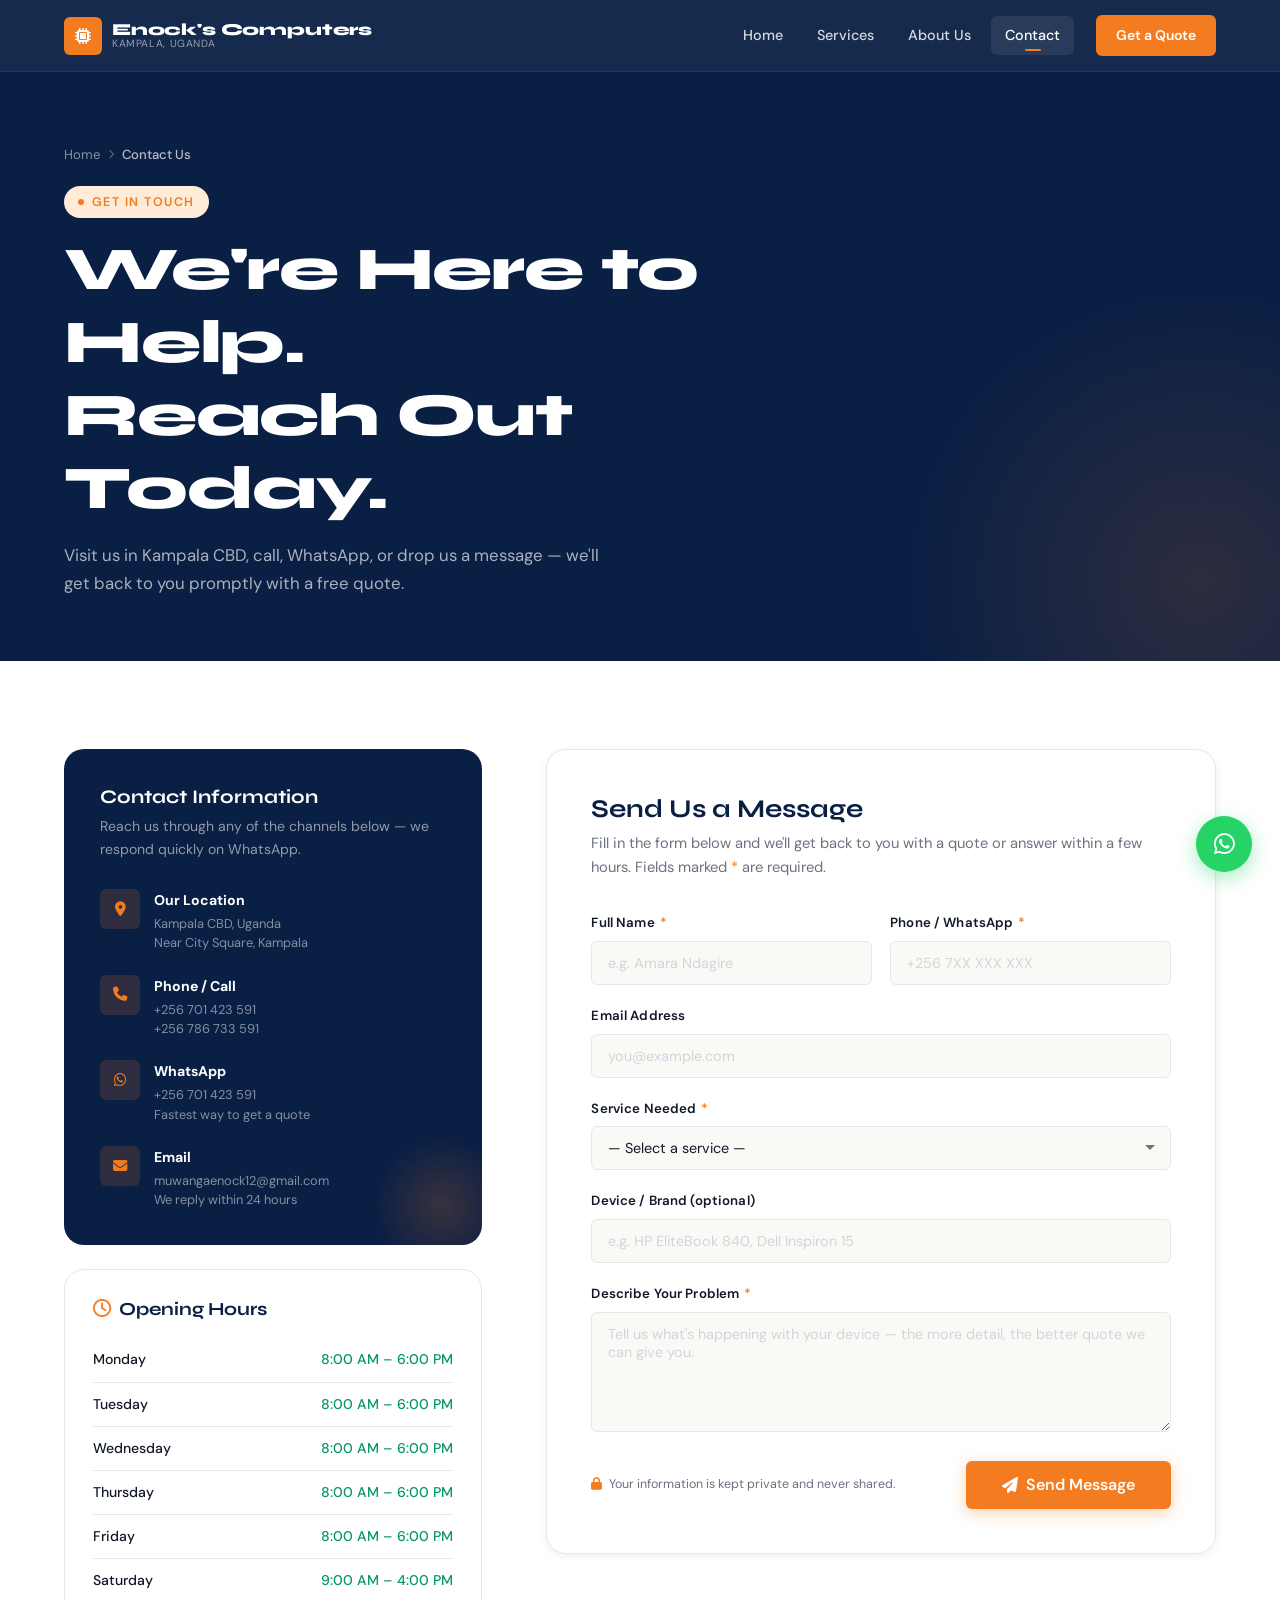
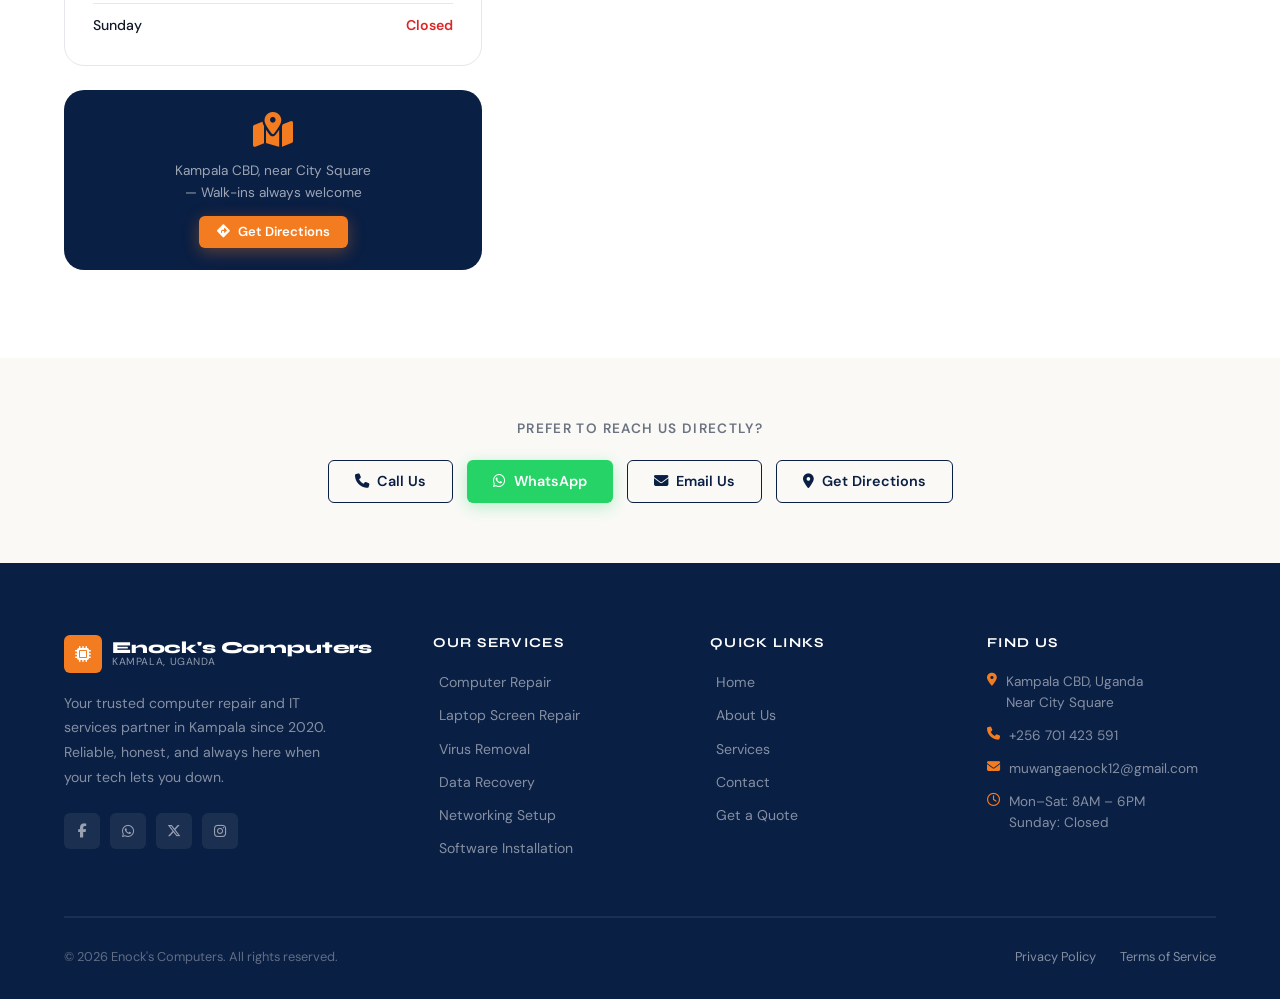
<file: contact.html>
<!DOCTYPE html>
<html lang="en">
<head>
  <meta charset="UTF-8">
  <meta name="viewport" content="width=device-width, initial-scale=1.0">
  <title>Enock's Computers</title>
  <meta name="description" content="Get in touch with Enock's Computers in Kampala. Visit our CBD shop, call, WhatsApp, or email us for a free quote on any computer service.">
  <link rel="stylesheet" href="enocks-style.css">
  <link rel="stylesheet" href="https://cdnjs.cloudflare.com/ajax/libs/font-awesome/6.5.0/css/all.min.css">
</head>
<body class="page-body">

  <!-- HEADER -->
  <header class="site-header" id="site-header">
    <a href="index.html" class="logo">
      <div class="logo-icon"><i class="fa-solid fa-microchip"></i></div>
      <div class="logo-text">
        <span>Enock's Computers</span>
        <span>Kampala, Uganda</span>
      </div>
    </a>
    <nav class="site-nav">
      <a href="index.html">Home</a>
      <a href="services.html">Services</a>
      <a href="about.html">About Us</a>
      <a href="contact.html" class="active">Contact</a>
      <a href="contact.html" class="nav-cta">Get a Quote</a>
    </nav>
    <button class="hamburger" id="hamburger" aria-label="Toggle menu" aria-expanded="false">
      <span></span><span></span><span></span>
    </button>
  </header>
  <nav class="mobile-nav" id="mobile-nav">
    <a href="index.html">Home</a>
    <a href="services.html">Services</a>
    <a href="about.html">About Us</a>
    <a href="contact.html">Contact</a>
    <a href="contact.html" class="nav-cta">Get a Quote</a>
  </nav>

  <!-- PAGE HERO -->
  <section class="page-hero">
    <div class="page-hero-inner">
      <div class="breadcrumb">
        <a href="index.html">Home</a>
        <span><i class="fa-solid fa-chevron-right" style="font-size:0.6rem"></i></span>
        <strong>Contact Us</strong>
      </div>
      <div class="section-label">Get in Touch</div>
      <h1>We're Here to Help. <br>Reach Out Today.</h1>
      <p>Visit us in Kampala CBD, call, WhatsApp, or drop us a message — we'll get back to you promptly with a free quote.</p>
    </div>
  </section>

  <!-- CONTACT SECTION -->
  <section class="section" style="background: var(--white);">
    <div class="contact-layout">

      <!-- Sidebar: info + hours -->
      <div class="contact-sidebar">
        <div class="contact-info-card">
          <h3>Contact Information</h3>
          <p>Reach us through any of the channels below — we respond quickly on WhatsApp.</p>

          <div class="ci-row">
            <div class="ci-icon"><i class="fa-solid fa-location-dot"></i></div>
            <div class="ci-text">
              <strong>Our Location</strong>
              <span>Kampala CBD, Uganda<br>Near City Square, Kampala</span>
            </div>
          </div>

          <div class="ci-row">
            <div class="ci-icon"><i class="fa-solid fa-phone"></i></div>
            <div class="ci-text">
              <strong>Phone / Call</strong>
              <span>+256 701 423 591<br>+256 786 733 591</span>
            </div>
          </div>

          <div class="ci-row">
            <div class="ci-icon"><i class="fa-brands fa-whatsapp"></i></div>
            <div class="ci-text">
              <strong>WhatsApp</strong>
              <span>+256 701 423 591<br>Fastest way to get a quote</span>
            </div>
          </div>

          <div class="ci-row">
            <div class="ci-icon"><i class="fa-solid fa-envelope"></i></div>
            <div class="ci-text">
              <strong>Email</strong>
              <span>muwangaenock12@gmail.com<br>We reply within 24 hours</span>
            </div>
          </div>
        </div>

        <!-- Opening hours -->
        <div class="hours-card">
          <h4><i class="fa-regular fa-clock"></i> Opening Hours</h4>
          <div class="hours-row">
            <span class="hours-day">Monday</span>
            <span class="hours-time hours-open">8:00 AM – 6:00 PM</span>
          </div>
          <div class="hours-row">
            <span class="hours-day">Tuesday</span>
            <span class="hours-time hours-open">8:00 AM – 6:00 PM</span>
          </div>
          <div class="hours-row">
            <span class="hours-day">Wednesday</span>
            <span class="hours-time hours-open">8:00 AM – 6:00 PM</span>
          </div>
          <div class="hours-row">
            <span class="hours-day">Thursday</span>
            <span class="hours-time hours-open">8:00 AM – 6:00 PM</span>
          </div>
          <div class="hours-row">
            <span class="hours-day">Friday</span>
            <span class="hours-time hours-open">8:00 AM – 6:00 PM</span>
          </div>
          <div class="hours-row">
            <span class="hours-day">Saturday</span>
            <span class="hours-time hours-open">9:00 AM – 4:00 PM</span>
          </div>
          <div class="hours-row">
            <span class="hours-day">Sunday</span>
            <span class="hours-time hours-closed">Closed</span>
          </div>
        </div>

        <!-- Map placeholder -->
        <div style="background:var(--navy); border-radius:var(--radius-lg); overflow:hidden; margin-top:24px; height:180px; display:flex; align-items:center; justify-content:center; flex-direction:column; gap:12px; text-align:center; padding: 24px;">
          <i class="fa-solid fa-map-location-dot" style="color:var(--orange); font-size:2.2rem;"></i>
          <p style="color:rgba(255,255,255,0.6); font-size:0.85rem; max-width:200px;">Kampala CBD, near City Square — Walk-ins always welcome</p>
          <a href="https://maps.google.com/?q=Kampala+CBD+Uganda" target="_blank" rel="noopener" class="btn btn-primary btn-sm">
            <i class="fa-solid fa-directions"></i> Get Directions
          </a>
        </div>
      </div>

      <!-- Contact Form -->
      <div class="contact-form-card fade-up">
        <h3>Send Us a Message</h3>
        <p>Fill in the form below and we'll get back to you with a quote or answer within a few hours. Fields marked <span style="color:var(--orange)">*</span> are required.</p>

        <form id="contact-form" novalidate>
          <div class="form-row">
            <div class="form-group">
              <label for="full-name">Full Name <span>*</span></label>
              <input type="text" id="full-name" name="full_name" class="form-control" placeholder="e.g. Amara Ndagire" autocomplete="name">
              <div class="form-error" id="err-name">Please enter your full name.</div>
            </div>
            <div class="form-group">
              <label for="phone">Phone / WhatsApp <span>*</span></label>
              <input type="tel" id="phone" name="phone" class="form-control" placeholder="+256 7XX XXX XXX" autocomplete="tel">
              <div class="form-error" id="err-phone">Please enter a valid phone number.</div>
            </div>
          </div>

          <div class="form-group">
            <label for="email">Email Address</label>
            <input type="email" id="email" name="email" class="form-control" placeholder="you@example.com" autocomplete="email">
            <div class="form-error" id="err-email">Please enter a valid email address.</div>
          </div>

          <div class="form-group">
            <label for="service">Service Needed <span>*</span></label>
            <select id="service" name="service" class="form-control">
              <option value="">— Select a service —</option>
              <option value="computer-repair">Computer Repair &amp; Maintenance</option>
              <option value="screen-replacement">Laptop Screen Replacement</option>
              <option value="virus-removal">Virus &amp; Malware Removal</option>
              <option value="data-recovery">Data Recovery</option>
              <option value="software">Software Installation &amp; Updates</option>
              <option value="networking">Networking &amp; Internet Setup</option>
              <option value="computer-sales">Computer Sales</option>
              <option value="printing">Printing &amp; Scanning</option>
              <option value="it-consultancy">IT Consultancy</option>
              <option value="cctv">CCTV Installation</option>
              <option value="ict-teaching">ICT Teaching & Training</option>
              <option value="other">Other / Not Listed</option>
            </select>
            <div class="form-error" id="err-service">Please select a service.</div>
          </div>

          <div class="form-group">
            <label for="device">Device / Brand (optional)</label>
            <input type="text" id="device" name="device" class="form-control" placeholder="e.g. HP EliteBook 840, Dell Inspiron 15">
          </div>

          <div class="form-group">
            <label for="message">Describe Your Problem <span>*</span></label>
            <textarea id="message" name="message" class="form-control" rows="5" placeholder="Tell us what's happening with your device — the more detail, the better quote we can give you."></textarea>
            <div class="form-error" id="err-message">Please describe your problem.</div>
          </div>

          <div class="form-submit">
            <p class="form-note"><i class="fa-solid fa-lock"></i> Your information is kept private and never shared.</p>
            <button type="submit" class="btn btn-primary btn-lg" id="submit-btn">
              <i class="fa-solid fa-paper-plane"></i>
              <span>Send Message</span>
            </button>
          </div>

          <div class="form-success" id="form-success">
            <i class="fa-solid fa-circle-check" style="color:#059669; margin-right:8px;"></i>
            Thank you! We've received your message and will get back to you soon — usually within a few hours on WhatsApp.
          </div>
        </form>
      </div>
    </div>
  </section>

  <!-- QUICK CONTACT CHIPS -->
  <section class="section-sm" style="background: var(--cream); text-align:center;">
    <p style="font-size:0.85rem; text-transform:uppercase; letter-spacing:0.1em; font-weight:600; color:var(--ink-soft); margin-bottom:20px;">Prefer to reach us directly?</p>
    <div style="display:flex; gap:14px; justify-content:center; flex-wrap:wrap;">
      <a href="tel:+256701423591" class="btn btn-outline">
        <i class="fa-solid fa-phone"></i> Call Us
      </a>
      <a href="https://wa.me/256701423591" target="_blank" rel="noopener" class="btn btn-primary" style="background:#25d366; box-shadow: 0 4px 16px rgba(37,211,102,0.3);">
        <i class="fa-brands fa-whatsapp"></i> WhatsApp
      </a>
      <a href="mailto:muwangaenock12@gmail.com" class="btn btn-outline">
        <i class="fa-solid fa-envelope"></i> Email Us
      </a>
      <a href="https://maps.google.com/?q=Kampala+CBD+Uganda" target="_blank" rel="noopener" class="btn btn-outline">
        <i class="fa-solid fa-location-dot"></i> Get Directions
      </a>
    </div>
  </section>

  <!-- FOOTER -->
  <footer class="site-footer">
    <div class="footer-grid">
      <div class="footer-brand">
        <a href="index.html" class="logo">
          <div class="logo-icon"><i class="fa-solid fa-microchip"></i></div>
          <div class="logo-text">
            <span>Enock's Computers</span>
            <span>Kampala, Uganda</span>
          </div>
        </a>
        <p>Your trusted computer repair and IT services partner in Kampala since 2020. Reliable, honest, and always here when your tech lets you down.</p>
        <div class="social-links">
          <a href="#" class="social-link" aria-label="Facebook"><i class="fa-brands fa-facebook-f"></i></a>
          <a href="#" class="social-link" aria-label="WhatsApp"><i class="fa-brands fa-whatsapp"></i></a>
          <a href="#" class="social-link" aria-label="Twitter/X"><i class="fa-brands fa-x-twitter"></i></a>
          <a href="#" class="social-link" aria-label="Instagram"><i class="fa-brands fa-instagram"></i></a>
        </div>
      </div>
      <div class="footer-col">
        <h5>Our Services</h5>
        <div class="footer-links">
          <a href="services.html">Computer Repair</a>
          <a href="services.html">Laptop Screen Repair</a>
          <a href="services.html">Virus Removal</a>
          <a href="services.html">Data Recovery</a>
          <a href="services.html">Networking Setup</a>
          <a href="services.html">Software Installation</a>
        </div>
      </div>
      <div class="footer-col">
        <h5>Quick Links</h5>
        <div class="footer-links">
          <a href="index.html">Home</a>
          <a href="about.html">About Us</a>
          <a href="services.html">Services</a>
          <a href="contact.html">Contact</a>
          <a href="contact.html">Get a Quote</a>
        </div>
      </div>
      <div class="footer-col footer-contact">
        <h5>Find Us</h5>
        <p><i class="fa-solid fa-location-dot"></i> Kampala CBD, Uganda<br>Near City Square</p>
        <a href="tel:+256701423591"><i class="fa-solid fa-phone"></i> +256 701 423 591</a>
        <a href="mailto:muwangaenock12@gmail.com"><i class="fa-solid fa-envelope"></i> muwangaenock12@gmail.com</a>
        <p><i class="fa-regular fa-clock"></i> Mon–Sat: 8AM – 6PM<br>Sunday: Closed</p>
      </div>
    </div>
    <hr class="divider" style="border-color: rgba(255,255,255,0.07);">
    <div class="footer-bottom">
      <p>&copy; 2026 Enock's Computers. All rights reserved.</p>
      <div class="footer-bottom-links">
        <a href="#">Privacy Policy</a>
        <a href="#">Terms of Service</a>
      </div>
    </div>
  </footer>

  <a href="https://wa.me/256701423591" class="whatsapp-float" target="_blank" rel="noopener" aria-label="Chat on WhatsApp">
    <i class="fa-brands fa-whatsapp"></i>
  </a>

  <script>
    // Header scroll effect
    const header = document.getElementById('site-header');
    window.addEventListener('scroll', () => header.classList.toggle('scrolled', window.scrollY > 40));

    // Hamburger
    const hamburger = document.getElementById('hamburger');
    const mobileNav = document.getElementById('mobile-nav');
    hamburger.addEventListener('click', () => {
      const open = hamburger.classList.toggle('open');
      mobileNav.classList.toggle('open', open);
      hamburger.setAttribute('aria-expanded', String(open));
    });
    mobileNav.querySelectorAll('a').forEach(a => a.addEventListener('click', () => {
      hamburger.classList.remove('open');
      mobileNav.classList.remove('open');
      hamburger.setAttribute('aria-expanded', 'false');
    }));

    // Scroll-reveal
    const observer = new IntersectionObserver(entries => entries.forEach(e => { if (e.isIntersecting) e.target.classList.add('visible'); }), { threshold: 0.1 });
    document.querySelectorAll('.fade-up').forEach(el => observer.observe(el));

    // Form validation
    const form = document.getElementById('contact-form');
    const successBox = document.getElementById('form-success');
    const submitBtn = document.getElementById('submit-btn');

    function showError(id, show) {
      const el = document.getElementById(id);
      if (el) el.classList.toggle('visible', show);
    }
    function markError(inputId, hasError) {
      const el = document.getElementById(inputId);
      if (el) el.classList.toggle('error', hasError);
    }

    // Clear errors on input
    ['full-name','phone','email','service','message'].forEach(id => {
      const el = document.getElementById(id);
      if (el) el.addEventListener('input', () => {
        el.classList.remove('error');
        const errId = { 'full-name':'err-name', 'phone':'err-phone', 'email':'err-email', 'service':'err-service', 'message':'err-message' }[id];
        if (errId) showError(errId, false);
      });
    });

    form.addEventListener('submit', function(e) {
      e.preventDefault();
      let valid = true;

      const name = document.getElementById('full-name').value.trim();
      const phone = document.getElementById('phone').value.trim();
      const email = document.getElementById('email').value.trim();
      const service = document.getElementById('service').value;
      const message = document.getElementById('message').value.trim();

      if (!name) { showError('err-name', true); markError('full-name', true); valid = false; }
      if (!phone || phone.length < 7) { showError('err-phone', true); markError('phone', true); valid = false; }
      if (email && !/^[^\s@]+@[^\s@]+\.[^\s@]+$/.test(email)) { showError('err-email', true); markError('email', true); valid = false; }
      if (!service) { showError('err-service', true); markError('service', true); valid = false; }
      if (!message) { showError('err-message', true); markError('message', true); valid = false; }

      if (!valid) return;

      // Simulate submission
      submitBtn.disabled = true;
      submitBtn.innerHTML = '<i class="fa-solid fa-spinner fa-spin"></i> <span>Sending...</span>';
      setTimeout(() => {
        form.reset();
        successBox.classList.add('visible');
        submitBtn.disabled = false;
        submitBtn.innerHTML = '<i class="fa-solid fa-paper-plane"></i> <span>Send Message</span>';
        successBox.scrollIntoView({ behavior: 'smooth', block: 'nearest' });
      }, 1400);
    });
  </script>
</body>
</html>
</file>
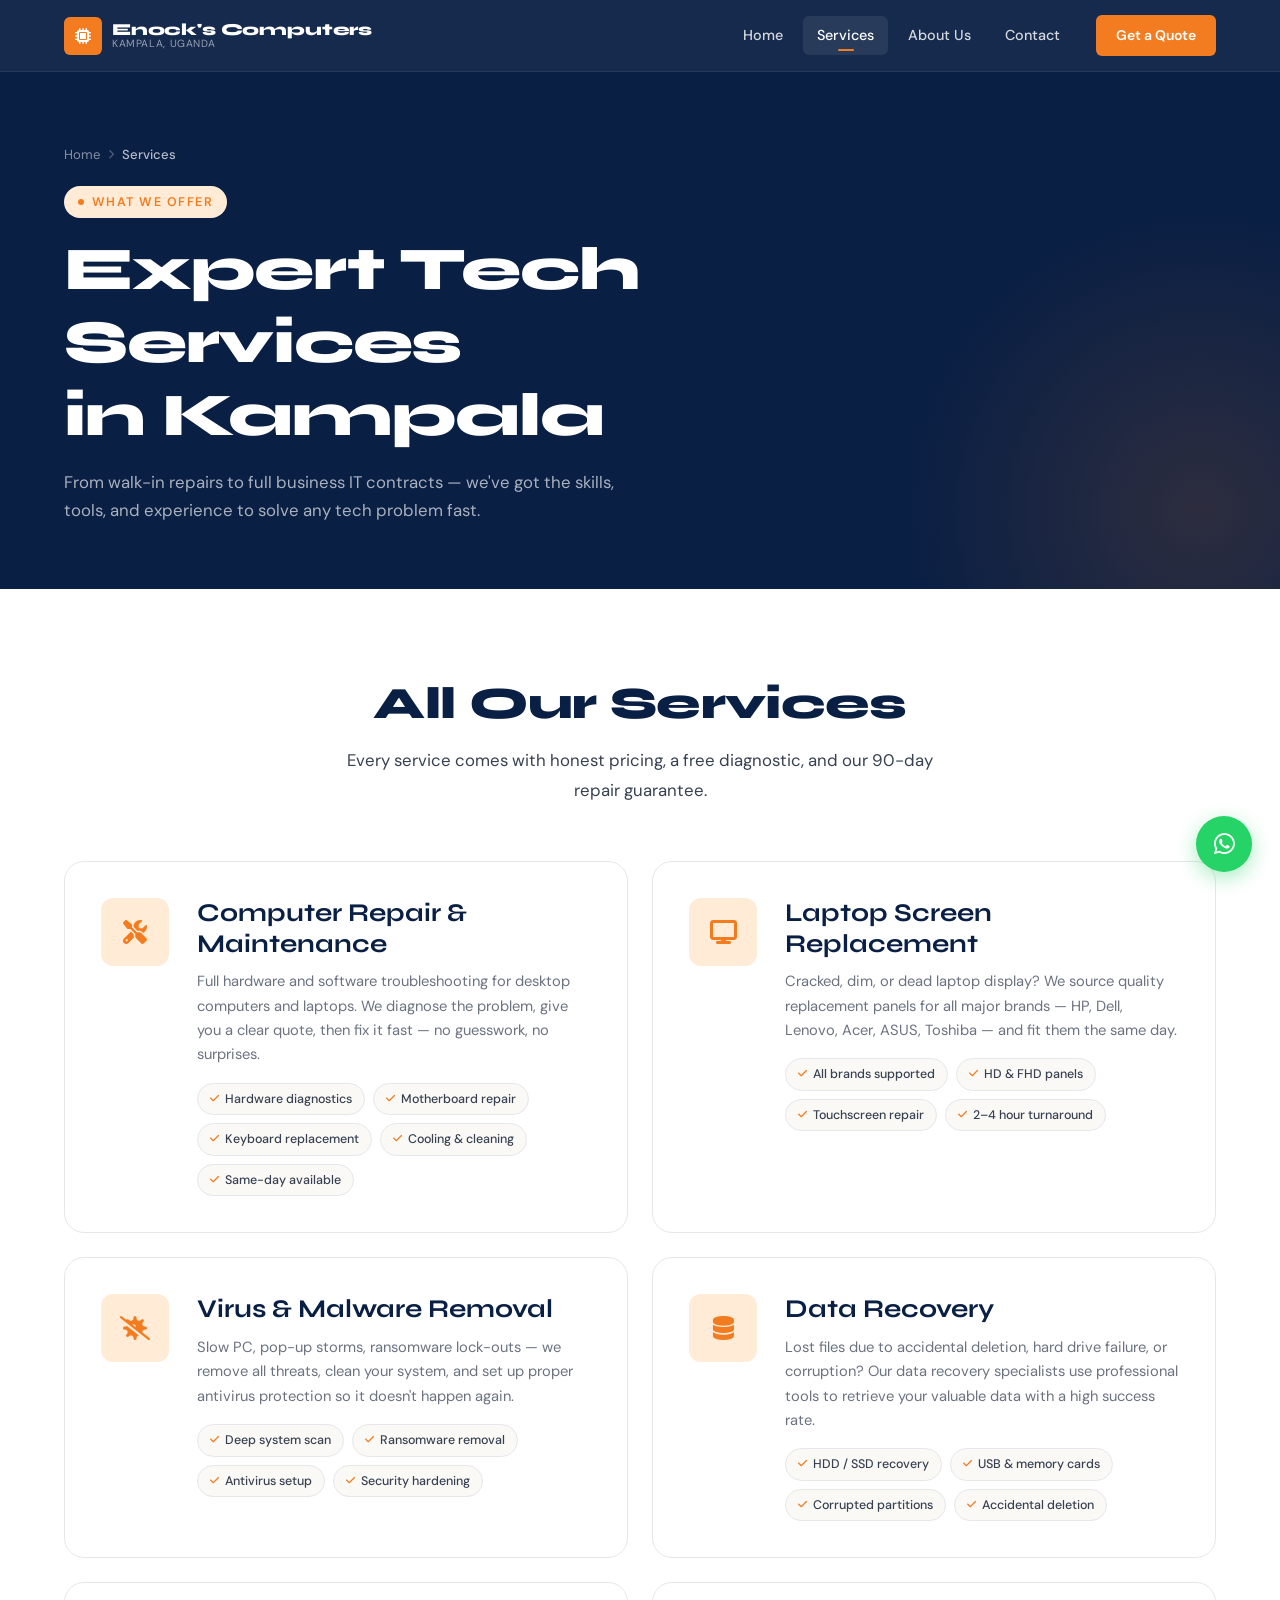
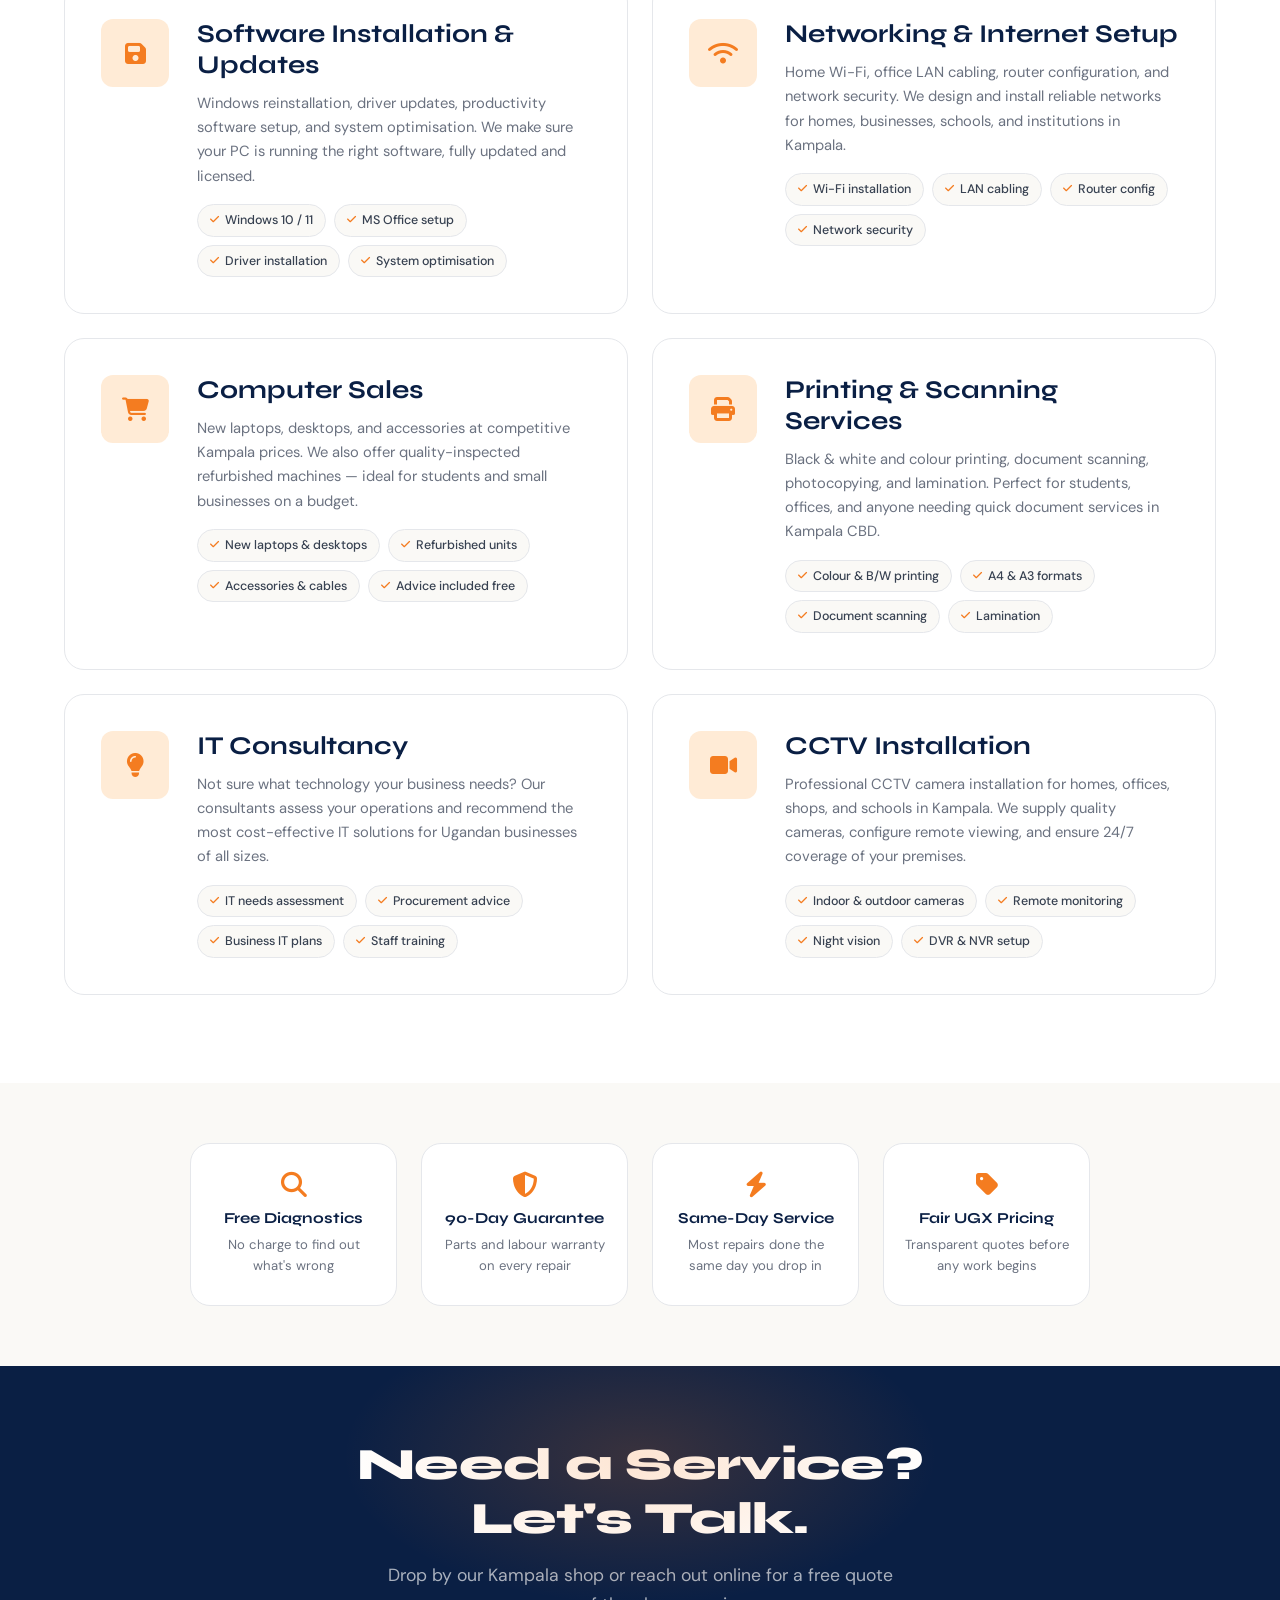
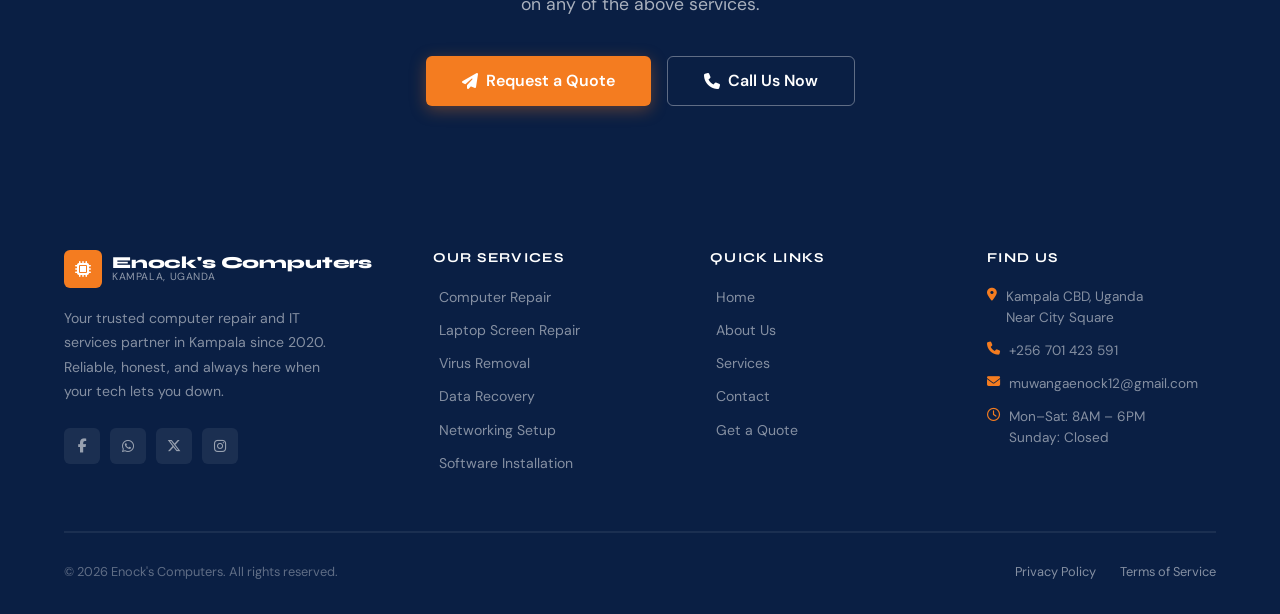
<file: services.html>
<!DOCTYPE html>
<html lang="en">
<head>
  <meta charset="UTF-8">
  <meta name="viewport" content="width=device-width, initial-scale=1.0">
  <title>Our Services — Enock's Computers Kampala</title>
  <meta name="description" content="Full list of computer services offered by Enock's Computers in Kampala: repair, virus removal, data recovery, networking, CCTV, printing, and more.">
  <link rel="stylesheet" href="enocks-style.css">
  <link rel="stylesheet" href="https://cdnjs.cloudflare.com/ajax/libs/font-awesome/6.5.0/css/all.min.css">
</head>
<body class="page-body">

  <!-- HEADER -->
  <header class="site-header" id="site-header">
    <a href="index.html" class="logo">
      <div class="logo-icon"><i class="fa-solid fa-microchip"></i></div>
      <div class="logo-text">
        <span>Enock's Computers</span>
        <span>Kampala, Uganda</span>
      </div>
    </a>
    <nav class="site-nav">
      <a href="index.html">Home</a>
      <a href="services.html" class="active">Services</a>
      <a href="about.html">About Us</a>
      <a href="contact.html">Contact</a>
      <a href="contact.html" class="nav-cta">Get a Quote</a>
    </nav>
    <button class="hamburger" id="hamburger" aria-label="Toggle menu" aria-expanded="false">
      <span></span><span></span><span></span>
    </button>
  </header>
  <nav class="mobile-nav" id="mobile-nav">
    <a href="index.html">Home</a>
    <a href="services.html">Services</a>
    <a href="about.html">About Us</a>
    <a href="contact.html">Contact</a>
    <a href="contact.html" class="nav-cta">Get a Quote</a>
  </nav>

  <!-- PAGE HERO -->
  <section class="page-hero">
    <div class="page-hero-inner">
      <div class="breadcrumb">
        <a href="index.html">Home</a>
        <span><i class="fa-solid fa-chevron-right" style="font-size:0.6rem"></i></span>
        <strong>Services</strong>
      </div>
      <div class="section-label">What We Offer</div>
      <h1>Expert Tech Services <br>in Kampala</h1>
      <p>From walk-in repairs to full business IT contracts — we've got the skills, tools, and experience to solve any tech problem fast.</p>
    </div>
  </section>

  <!-- SERVICES LISTING -->
  <section class="section" style="background: var(--white);">
    <div class="section-header centered">
      <h2>All Our Services</h2>
      <p>Every service comes with honest pricing, a free diagnostic, and our 90-day repair guarantee.</p>
    </div>

    <div style="display: grid; grid-template-columns: repeat(auto-fill, minmax(520px, 1fr)); gap: 24px; margin-top: 48px;">

      <div class="service-detail-card fade-up">
        <div class="sdci"><i class="fa-solid fa-screwdriver-wrench"></i></div>
        <div class="sdc-body">
          <h3>Computer Repair &amp; Maintenance</h3>
          <p>Full hardware and software troubleshooting for desktop computers and laptops. We diagnose the problem, give you a clear quote, then fix it fast — no guesswork, no surprises.</p>
          <div class="sdc-features">
            <span class="sdc-feat"><i class="fa-solid fa-check"></i> Hardware diagnostics</span>
            <span class="sdc-feat"><i class="fa-solid fa-check"></i> Motherboard repair</span>
            <span class="sdc-feat"><i class="fa-solid fa-check"></i> Keyboard replacement</span>
            <span class="sdc-feat"><i class="fa-solid fa-check"></i> Cooling &amp; cleaning</span>
            <span class="sdc-feat"><i class="fa-solid fa-check"></i> Same-day available</span>
          </div>
        </div>
      </div>

      <div class="service-detail-card fade-up">
        <div class="sdci"><i class="fa-solid fa-display"></i></div>
        <div class="sdc-body">
          <h3>Laptop Screen Replacement</h3>
          <p>Cracked, dim, or dead laptop display? We source quality replacement panels for all major brands — HP, Dell, Lenovo, Acer, ASUS, Toshiba — and fit them the same day.</p>
          <div class="sdc-features">
            <span class="sdc-feat"><i class="fa-solid fa-check"></i> All brands supported</span>
            <span class="sdc-feat"><i class="fa-solid fa-check"></i> HD &amp; FHD panels</span>
            <span class="sdc-feat"><i class="fa-solid fa-check"></i> Touchscreen repair</span>
            <span class="sdc-feat"><i class="fa-solid fa-check"></i> 2–4 hour turnaround</span>
          </div>
        </div>
      </div>

      <div class="service-detail-card fade-up">
        <div class="sdci"><i class="fa-solid fa-virus-slash"></i></div>
        <div class="sdc-body">
          <h3>Virus &amp; Malware Removal</h3>
          <p>Slow PC, pop-up storms, ransomware lock-outs — we remove all threats, clean your system, and set up proper antivirus protection so it doesn't happen again.</p>
          <div class="sdc-features">
            <span class="sdc-feat"><i class="fa-solid fa-check"></i> Deep system scan</span>
            <span class="sdc-feat"><i class="fa-solid fa-check"></i> Ransomware removal</span>
            <span class="sdc-feat"><i class="fa-solid fa-check"></i> Antivirus setup</span>
            <span class="sdc-feat"><i class="fa-solid fa-check"></i> Security hardening</span>
          </div>
        </div>
      </div>

      <div class="service-detail-card fade-up">
        <div class="sdci"><i class="fa-solid fa-database"></i></div>
        <div class="sdc-body">
          <h3>Data Recovery</h3>
          <p>Lost files due to accidental deletion, hard drive failure, or corruption? Our data recovery specialists use professional tools to retrieve your valuable data with a high success rate.</p>
          <div class="sdc-features">
            <span class="sdc-feat"><i class="fa-solid fa-check"></i> HDD / SSD recovery</span>
            <span class="sdc-feat"><i class="fa-solid fa-check"></i> USB &amp; memory cards</span>
            <span class="sdc-feat"><i class="fa-solid fa-check"></i> Corrupted partitions</span>
            <span class="sdc-feat"><i class="fa-solid fa-check"></i> Accidental deletion</span>
          </div>
        </div>
      </div>

      <div class="service-detail-card fade-up">
        <div class="sdci"><i class="fa-solid fa-floppy-disk"></i></div>
        <div class="sdc-body">
          <h3>Software Installation &amp; Updates</h3>
          <p>Windows reinstallation, driver updates, productivity software setup, and system optimisation. We make sure your PC is running the right software, fully updated and licensed.</p>
          <div class="sdc-features">
            <span class="sdc-feat"><i class="fa-solid fa-check"></i> Windows 10 / 11</span>
            <span class="sdc-feat"><i class="fa-solid fa-check"></i> MS Office setup</span>
            <span class="sdc-feat"><i class="fa-solid fa-check"></i> Driver installation</span>
            <span class="sdc-feat"><i class="fa-solid fa-check"></i> System optimisation</span>
          </div>
        </div>
      </div>

      <div class="service-detail-card fade-up">
        <div class="sdci"><i class="fa-solid fa-wifi"></i></div>
        <div class="sdc-body">
          <h3>Networking &amp; Internet Setup</h3>
          <p>Home Wi-Fi, office LAN cabling, router configuration, and network security. We design and install reliable networks for homes, businesses, schools, and institutions in Kampala.</p>
          <div class="sdc-features">
            <span class="sdc-feat"><i class="fa-solid fa-check"></i> Wi-Fi installation</span>
            <span class="sdc-feat"><i class="fa-solid fa-check"></i> LAN cabling</span>
            <span class="sdc-feat"><i class="fa-solid fa-check"></i> Router config</span>
            <span class="sdc-feat"><i class="fa-solid fa-check"></i> Network security</span>
          </div>
        </div>
      </div>

      <div class="service-detail-card fade-up">
        <div class="sdci"><i class="fa-solid fa-cart-shopping"></i></div>
        <div class="sdc-body">
          <h3>Computer Sales</h3>
          <p>New laptops, desktops, and accessories at competitive Kampala prices. We also offer quality-inspected refurbished machines — ideal for students and small businesses on a budget.</p>
          <div class="sdc-features">
            <span class="sdc-feat"><i class="fa-solid fa-check"></i> New laptops &amp; desktops</span>
            <span class="sdc-feat"><i class="fa-solid fa-check"></i> Refurbished units</span>
            <span class="sdc-feat"><i class="fa-solid fa-check"></i> Accessories &amp; cables</span>
            <span class="sdc-feat"><i class="fa-solid fa-check"></i> Advice included free</span>
          </div>
        </div>
      </div>

      <div class="service-detail-card fade-up">
        <div class="sdci"><i class="fa-solid fa-print"></i></div>
        <div class="sdc-body">
          <h3>Printing &amp; Scanning Services</h3>
          <p>Black &amp; white and colour printing, document scanning, photocopying, and lamination. Perfect for students, offices, and anyone needing quick document services in Kampala CBD.</p>
          <div class="sdc-features">
            <span class="sdc-feat"><i class="fa-solid fa-check"></i> Colour &amp; B/W printing</span>
            <span class="sdc-feat"><i class="fa-solid fa-check"></i> A4 &amp; A3 formats</span>
            <span class="sdc-feat"><i class="fa-solid fa-check"></i> Document scanning</span>
            <span class="sdc-feat"><i class="fa-solid fa-check"></i> Lamination</span>
          </div>
        </div>
      </div>

      <div class="service-detail-card fade-up">
        <div class="sdci"><i class="fa-solid fa-lightbulb"></i></div>
        <div class="sdc-body">
          <h3>IT Consultancy</h3>
          <p>Not sure what technology your business needs? Our consultants assess your operations and recommend the most cost-effective IT solutions for Ugandan businesses of all sizes.</p>
          <div class="sdc-features">
            <span class="sdc-feat"><i class="fa-solid fa-check"></i> IT needs assessment</span>
            <span class="sdc-feat"><i class="fa-solid fa-check"></i> Procurement advice</span>
            <span class="sdc-feat"><i class="fa-solid fa-check"></i> Business IT plans</span>
            <span class="sdc-feat"><i class="fa-solid fa-check"></i> Staff training</span>
          </div>
        </div>
      </div>

      <div class="service-detail-card fade-up">
        <div class="sdci"><i class="fa-solid fa-video"></i></div>
        <div class="sdc-body">
          <h3>CCTV Installation</h3>
          <p>Professional CCTV camera installation for homes, offices, shops, and schools in Kampala. We supply quality cameras, configure remote viewing, and ensure 24/7 coverage of your premises.</p>
          <div class="sdc-features">
            <span class="sdc-feat"><i class="fa-solid fa-check"></i> Indoor &amp; outdoor cameras</span>
            <span class="sdc-feat"><i class="fa-solid fa-check"></i> Remote monitoring</span>
            <span class="sdc-feat"><i class="fa-solid fa-check"></i> Night vision</span>
            <span class="sdc-feat"><i class="fa-solid fa-check"></i> DVR &amp; NVR setup</span>
          </div>
        </div>
      </div>

    </div>
  </section>

  <!-- GUARANTEE BAND -->
  <section class="section-sm" style="background: var(--cream);">
    <div style="display:grid; grid-template-columns: repeat(auto-fit, minmax(200px, 1fr)); gap: 24px; max-width:900px; margin:0 auto;">
      <div style="text-align:center; padding: 28px 20px; background: var(--white); border-radius: var(--radius-lg); border: 1px solid var(--border);">
        <i class="fa-solid fa-magnifying-glass" style="color: var(--orange); font-size:1.6rem; margin-bottom:12px; display:block;"></i>
        <h4 style="margin-bottom:6px; font-size:0.95rem;">Free Diagnostics</h4>
        <p style="font-size:0.82rem; color: var(--ink-soft);">No charge to find out what's wrong</p>
      </div>
      <div style="text-align:center; padding: 28px 20px; background: var(--white); border-radius: var(--radius-lg); border: 1px solid var(--border);">
        <i class="fa-solid fa-shield-halved" style="color: var(--orange); font-size:1.6rem; margin-bottom:12px; display:block;"></i>
        <h4 style="margin-bottom:6px; font-size:0.95rem;">90-Day Guarantee</h4>
        <p style="font-size:0.82rem; color: var(--ink-soft);">Parts and labour warranty on every repair</p>
      </div>
      <div style="text-align:center; padding: 28px 20px; background: var(--white); border-radius: var(--radius-lg); border: 1px solid var(--border);">
        <i class="fa-solid fa-bolt" style="color: var(--orange); font-size:1.6rem; margin-bottom:12px; display:block;"></i>
        <h4 style="margin-bottom:6px; font-size:0.95rem;">Same-Day Service</h4>
        <p style="font-size:0.82rem; color: var(--ink-soft);">Most repairs done the same day you drop in</p>
      </div>
      <div style="text-align:center; padding: 28px 20px; background: var(--white); border-radius: var(--radius-lg); border: 1px solid var(--border);">
        <i class="fa-solid fa-tag" style="color: var(--orange); font-size:1.6rem; margin-bottom:12px; display:block;"></i>
        <h4 style="margin-bottom:6px; font-size:0.95rem;">Fair UGX Pricing</h4>
        <p style="font-size:0.82rem; color: var(--ink-soft);">Transparent quotes before any work begins</p>
      </div>
    </div>
  </section>

  <!-- CTA BANNER -->
  <section class="cta-banner">
    <h2>Need a Service? <br>Let's Talk.</h2>
    <p>Drop by our Kampala shop or reach out online for a free quote on any of the above services.</p>
    <div class="cta-actions">
      <a href="contact.html" class="btn btn-primary btn-lg">
        <i class="fa-solid fa-paper-plane"></i> Request a Quote
      </a>
      <a href="tel:+256701423591" class="btn btn-outline-white btn-lg">
        <i class="fa-solid fa-phone"></i> Call Us Now
      </a>
    </div>
  </section>

  <!-- FOOTER -->
  <footer class="site-footer">
    <div class="footer-grid">
      <div class="footer-brand">
        <a href="index.html" class="logo">
          <div class="logo-icon"><i class="fa-solid fa-microchip"></i></div>
          <div class="logo-text">
            <span>Enock's Computers</span>
            <span>Kampala, Uganda</span>
          </div>
        </a>
        <p>Your trusted computer repair and IT services partner in Kampala since 2020. Reliable, honest, and always here when your tech lets you down.</p>
        <div class="social-links">
          <a href="#" class="social-link" aria-label="Facebook"><i class="fa-brands fa-facebook-f"></i></a>
          <a href="#" class="social-link" aria-label="WhatsApp"><i class="fa-brands fa-whatsapp"></i></a>
          <a href="#" class="social-link" aria-label="Twitter/X"><i class="fa-brands fa-x-twitter"></i></a>
          <a href="#" class="social-link" aria-label="Instagram"><i class="fa-brands fa-instagram"></i></a>
        </div>
      </div>
      <div class="footer-col">
        <h5>Our Services</h5>
        <div class="footer-links">
          <a href="services.html">Computer Repair</a>
          <a href="services.html">Laptop Screen Repair</a>
          <a href="services.html">Virus Removal</a>
          <a href="services.html">Data Recovery</a>
          <a href="services.html">Networking Setup</a>
          <a href="services.html">Software Installation</a>
        </div>
      </div>
      <div class="footer-col">
        <h5>Quick Links</h5>
        <div class="footer-links">
          <a href="index.html">Home</a>
          <a href="about.html">About Us</a>
          <a href="services.html">Services</a>
          <a href="contact.html">Contact</a>
          <a href="contact.html">Get a Quote</a>
        </div>
      </div>
      <div class="footer-col footer-contact">
        <h5>Find Us</h5>
        <p><i class="fa-solid fa-location-dot"></i> Kampala CBD, Uganda<br>Near City Square</p>
        <a href="tel:+256701423591"><i class="fa-solid fa-phone"></i> +256 701 423 591</a>
        <a href="mailto:info@enockscomputers.ug"><i class="fa-solid fa-envelope"></i> muwangaenock12@gmail.com</a>
        <p><i class="fa-regular fa-clock"></i> Mon–Sat: 8AM – 6PM<br>Sunday: Closed</p>
      </div>
    </div>
    <hr class="divider" style="border-color: rgba(255,255,255,0.07);">
    <div class="footer-bottom">
      <p>&copy; 2026 Enock's Computers. All rights reserved.</p>
      <div class="footer-bottom-links">
        <a href="#">Privacy Policy</a>
        <a href="#">Terms of Service</a>
      </div>
    </div>
  </footer>

  <a href="https://wa.me/256701423591" class="whatsapp-float" target="_blank" rel="noopener" aria-label="Chat on WhatsApp">
    <i class="fa-brands fa-whatsapp"></i>
  </a>

  <script>
    const header = document.getElementById('site-header');
    window.addEventListener('scroll', () => header.classList.toggle('scrolled', window.scrollY > 40));
    const hamburger = document.getElementById('hamburger');
    const mobileNav = document.getElementById('mobile-nav');
    hamburger.addEventListener('click', () => {
      const open = hamburger.classList.toggle('open');
      mobileNav.classList.toggle('open', open);
      hamburger.setAttribute('aria-expanded', String(open));
    });
    mobileNav.querySelectorAll('a').forEach(a => a.addEventListener('click', () => {
      hamburger.classList.remove('open');
      mobileNav.classList.remove('open');
      hamburger.setAttribute('aria-expanded', 'false');
    }));
    const observer = new IntersectionObserver(entries => entries.forEach(e => { if (e.isIntersecting) e.target.classList.add('visible'); }), { threshold: 0.1 });
    document.querySelectorAll('.fade-up').forEach(el => observer.observe(el));
  </script>
</body>
</html>
</file>
<file: enocks-style.css>
/* ================================================
   ENOCK'S COMPUTERS — Shared Stylesheet
   Kampala, Uganda | Your Trusted Tech Partner
   Fonts: Syne (headings) + DM Sans (body)
   ================================================ */

@import url('https://fonts.googleapis.com/css2?family=Syne:wght@400;600;700;800&family=DM+Sans:ital,opsz,wght@0,9..40,300;0,9..40,400;0,9..40,500;0,9..40,600;1,9..40,400&display=swap');

/* ==================== TOKENS ==================== */
:root {
  --navy:      #0a1f44;
  --navy-mid:  #122a5c;
  --navy-light:#1e3a6e;
  --orange:    #f47c20;
  --orange-dk: #d96a12;
  --orange-lt: #ffebd6;
  --cream:     #faf9f6;
  --white:     #ffffff;
  --ink:       #111827;
  --ink-mid:   #374151;
  --ink-soft:  #6b7280;
  --ink-faint: #d1d5db;
  --border:    #e5e7eb;
  --card:      #ffffff;
  --shadow-sm: 0 2px 8px rgba(10,31,68,0.07);
  --shadow-md: 0 6px 24px rgba(10,31,68,0.12);
  --shadow-lg: 0 16px 48px rgba(10,31,68,0.18);
  --radius-sm: 6px;
  --radius:    12px;
  --radius-lg: 20px;
  --radius-xl: 32px;
  --transition: 0.28s cubic-bezier(0.4,0,0.2,1);
  --font-head: 'Syne', sans-serif;
  --font-body: 'DM Sans', sans-serif;
  --nav-h:     72px;
}

/* ==================== RESET ==================== */
*, *::before, *::after { box-sizing: border-box; margin: 0; padding: 0; }
html { scroll-behavior: smooth; font-size: 16px; }

body {
  font-family: var(--font-body);
  color: var(--ink);
  background: var(--cream);
  line-height: 1.65;
  -webkit-font-smoothing: antialiased;
  overflow-x: hidden;
}

img { max-width: 100%; height: auto; display: block; }
a { color: inherit; text-decoration: none; }
ul, ol { list-style: none; }
button { cursor: pointer; border: none; background: none; font-family: var(--font-body); }

/* ==================== TYPOGRAPHY ==================== */
h1, h2, h3, h4, h5 {
  font-family: var(--font-head);
  line-height: 1.2;
  color: var(--navy);
  font-weight: 800;
}
h1 { font-size: clamp(2.2rem, 5vw, 3.8rem); letter-spacing: -0.02em; }
h2 { font-size: clamp(1.8rem, 3.5vw, 2.8rem); letter-spacing: -0.015em; }
h3 { font-size: clamp(1.25rem, 2.5vw, 1.6rem); font-weight: 700; }
h4 { font-size: 1.15rem; font-weight: 700; }
p  { color: var(--ink-mid); }

.section-label {
  display: inline-flex;
  align-items: center;
  gap: 8px;
  font-size: 0.78rem;
  font-weight: 600;
  letter-spacing: 0.12em;
  text-transform: uppercase;
  color: var(--orange);
  background: var(--orange-lt);
  padding: 6px 14px;
  border-radius: 100px;
  margin-bottom: 16px;
}
.section-label::before {
  content: '';
  width: 6px;
  height: 6px;
  border-radius: 50%;
  background: var(--orange);
}

/* ==================== HEADER / NAV ==================== */
.site-header {
  position: fixed;
  top: 0; left: 0; right: 0;
  z-index: 999;
  height: var(--nav-h);
  background: rgba(10,31,68,0.95);
  backdrop-filter: blur(12px);
  -webkit-backdrop-filter: blur(12px);
  border-bottom: 1px solid rgba(255,255,255,0.07);
  display: flex;
  align-items: center;
  padding: 0 5%;
  justify-content: space-between;
  transition: background var(--transition), box-shadow var(--transition);
}
.site-header.scrolled {
  background: rgba(10,31,68,0.98);
  box-shadow: var(--shadow-md);
}

.logo {
  display: flex;
  align-items: center;
  gap: 10px;
  flex-shrink: 0;
}
.logo-icon {
  width: 38px;
  height: 38px;
  background: var(--orange);
  border-radius: var(--radius-sm);
  display: grid;
  place-items: center;
  flex-shrink: 0;
}
.logo-icon i { color: var(--white); font-size: 1rem; }
.logo-text { display: flex; flex-direction: column; line-height: 1; }
.logo-text span:first-child {
  font-family: var(--font-head);
  font-size: 1.05rem;
  font-weight: 800;
  color: var(--white);
  letter-spacing: -0.01em;
}
.logo-text span:last-child {
  font-size: 0.65rem;
  font-weight: 400;
  color: rgba(255,255,255,0.55);
  letter-spacing: 0.06em;
  text-transform: uppercase;
}

.site-nav {
  display: flex;
  align-items: center;
  gap: 6px;
}
.site-nav a {
  color: rgba(255,255,255,0.82);
  font-size: 0.9rem;
  font-weight: 500;
  padding: 8px 14px;
  border-radius: var(--radius-sm);
  transition: color var(--transition), background var(--transition);
  position: relative;
}
.site-nav a:hover,
.site-nav a.active {
  color: var(--white);
  background: rgba(255,255,255,0.08);
}
.site-nav a.active::after {
  content: '';
  position: absolute;
  bottom: 4px; left: 50%;
  transform: translateX(-50%);
  width: 16px; height: 2px;
  border-radius: 1px;
  background: var(--orange);
}
.nav-cta {
  margin-left: 16px;
  background: var(--orange) !important;
  color: var(--white) !important;
  padding: 9px 20px !important;
  border-radius: var(--radius-sm) !important;
  font-weight: 600 !important;
  font-size: 0.875rem !important;
  transition: background var(--transition), transform var(--transition) !important;
}
.nav-cta:hover {
  background: var(--orange-dk) !important;
  transform: translateY(-1px);
}

/* Hamburger */
.hamburger {
  display: none;
  flex-direction: column;
  gap: 5px;
  padding: 8px;
  border-radius: var(--radius-sm);
  transition: background var(--transition);
}
.hamburger:hover { background: rgba(255,255,255,0.08); }
.hamburger span {
  display: block;
  width: 22px;
  height: 2px;
  background: var(--white);
  border-radius: 1px;
  transition: transform 0.3s, opacity 0.3s;
}
.hamburger.open span:nth-child(1) { transform: translateY(7px) rotate(45deg); }
.hamburger.open span:nth-child(2) { opacity: 0; }
.hamburger.open span:nth-child(3) { transform: translateY(-7px) rotate(-45deg); }

/* Mobile nav overlay */
.mobile-nav {
  display: none;
  position: fixed;
  top: var(--nav-h); left: 0; right: 0;
  background: var(--navy);
  border-top: 1px solid rgba(255,255,255,0.08);
  padding: 20px 5% 28px;
  z-index: 998;
  flex-direction: column;
  gap: 4px;
  box-shadow: var(--shadow-lg);
}
.mobile-nav.open { display: flex; }
.mobile-nav a {
  color: rgba(255,255,255,0.85);
  font-size: 1rem;
  font-weight: 500;
  padding: 12px 16px;
  border-radius: var(--radius-sm);
  transition: background var(--transition), color var(--transition);
}
.mobile-nav a:hover { background: rgba(255,255,255,0.07); color: var(--white); }
.mobile-nav .nav-cta {
  margin-top: 8px;
  background: var(--orange) !important;
  color: var(--white) !important;
  text-align: center;
}

/* ==================== PAGE OFFSET ==================== */
.page-body { padding-top: var(--nav-h); }

/* ==================== HERO (index) ==================== */
.hero {
  min-height: calc(100vh - var(--nav-h));
  background: var(--navy);
  position: relative;
  overflow: hidden;
  display: grid;
  grid-template-columns: 1fr 1fr;
  align-items: center;
  padding: 80px 5% 60px;
  gap: 48px;
}

/* Geometric background */
.hero::before {
  content: '';
  position: absolute;
  top: -100px; right: -100px;
  width: 600px; height: 600px;
  background: radial-gradient(circle at center, rgba(244,124,32,0.18) 0%, transparent 70%);
  pointer-events: none;
}
.hero::after {
  content: '';
  position: absolute;
  bottom: -80px; left: 20%;
  width: 400px; height: 400px;
  background: radial-gradient(circle at center, rgba(30,58,110,0.8) 0%, transparent 70%);
  pointer-events: none;
}

.hero-content { position: relative; z-index: 2; max-width: 600px; }

.hero-badge {
  display: inline-flex;
  align-items: center;
  gap: 8px;
  background: rgba(244,124,32,0.15);
  border: 1px solid rgba(244,124,32,0.3);
  color: #ffb37e;
  font-size: 0.8rem;
  font-weight: 600;
  letter-spacing: 0.08em;
  text-transform: uppercase;
  padding: 7px 16px;
  border-radius: 100px;
  margin-bottom: 28px;
}
.hero-badge i { font-size: 0.7rem; color: var(--orange); }

.hero-content h1 {
  color: var(--white);
  margin-bottom: 22px;
}
.hero-content h1 span {
  color: var(--orange);
  display: block;
}
.hero-content p {
  color: rgba(255,255,255,0.7);
  font-size: 1.1rem;
  line-height: 1.7;
  margin-bottom: 36px;
  max-width: 480px;
}

.hero-actions {
  display: flex;
  gap: 14px;
  flex-wrap: wrap;
  margin-bottom: 48px;
}

.hero-stats {
  display: flex;
  gap: 32px;
  flex-wrap: wrap;
  padding-top: 36px;
  border-top: 1px solid rgba(255,255,255,0.1);
}
.hero-stat {}
.hero-stat strong {
  display: block;
  font-family: var(--font-head);
  font-size: 1.9rem;
  font-weight: 800;
  color: var(--white);
  line-height: 1;
  margin-bottom: 4px;
}
.hero-stat strong span { color: var(--orange); }
.hero-stat small {
  font-size: 0.78rem;
  color: rgba(255,255,255,0.5);
  text-transform: uppercase;
  letter-spacing: 0.06em;
  font-weight: 500;
}

/* Hero visual */
.hero-visual {
  position: relative;
  z-index: 2;
  display: flex;
  justify-content: flex-end;
  align-items: center;
}
.hero-card-stack {
  position: relative;
  width: 100%;
  max-width: 440px;
  aspect-ratio: 4/3;
}
.tech-card {
  position: absolute;
  background: rgba(255,255,255,0.06);
  border: 1px solid rgba(255,255,255,0.12);
  border-radius: var(--radius-lg);
  backdrop-filter: blur(8px);
  padding: 24px;
  transition: transform var(--transition);
}
.tech-card:hover { transform: translateY(-4px); }
.tech-card-main {
  top: 0; left: 0;
  width: 75%; padding: 28px;
  background: rgba(255,255,255,0.08);
}
.tech-card-side {
  top: 20px; right: 0;
  width: 52%;
  padding: 20px;
}
.tech-card-bottom {
  bottom: 0; left: 15%;
  width: 68%;
  padding: 18px 22px;
  background: rgba(244,124,32,0.15);
  border-color: rgba(244,124,32,0.25);
}
.tc-icon {
  width: 40px; height: 40px;
  background: var(--orange);
  border-radius: 10px;
  display: grid;
  place-items: center;
  margin-bottom: 14px;
}
.tc-icon i { color: white; font-size: 1rem; }
.tc-label {
  font-size: 0.72rem;
  text-transform: uppercase;
  letter-spacing: 0.08em;
  color: rgba(255,255,255,0.45);
  font-weight: 600;
  margin-bottom: 6px;
}
.tc-value {
  font-family: var(--font-head);
  font-size: 1.1rem;
  font-weight: 700;
  color: var(--white);
}
.tc-tag {
  display: inline-block;
  background: rgba(244,124,32,0.25);
  color: #ffb37e;
  font-size: 0.7rem;
  font-weight: 600;
  letter-spacing: 0.06em;
  text-transform: uppercase;
  padding: 3px 10px;
  border-radius: 100px;
  margin-top: 8px;
}
.tc-row {
  display: flex;
  align-items: center;
  gap: 10px;
}
.tc-dot {
  width: 8px; height: 8px;
  border-radius: 50%;
  background: #4ade80;
  box-shadow: 0 0 8px #4ade80;
  flex-shrink: 0;
}
.tc-row .tc-value { font-size: 0.9rem; }

/* ==================== BUTTONS ==================== */
.btn {
  display: inline-flex;
  align-items: center;
  gap: 8px;
  font-family: var(--font-body);
  font-weight: 600;
  font-size: 0.9rem;
  padding: 13px 26px;
  border-radius: var(--radius-sm);
  transition: background var(--transition), transform var(--transition), box-shadow var(--transition), color var(--transition);
  cursor: pointer;
  line-height: 1;
}
.btn-primary {
  background: var(--orange);
  color: var(--white);
  box-shadow: 0 4px 16px rgba(244,124,32,0.35);
}
.btn-primary:hover {
  background: var(--orange-dk);
  transform: translateY(-2px);
  box-shadow: 0 8px 24px rgba(244,124,32,0.4);
}
.btn-outline-white {
  background: transparent;
  color: var(--white);
  border: 1.5px solid rgba(255,255,255,0.35);
}
.btn-outline-white:hover {
  background: rgba(255,255,255,0.08);
  border-color: rgba(255,255,255,0.55);
  transform: translateY(-2px);
}
.btn-outline {
  background: transparent;
  color: var(--navy);
  border: 1.5px solid var(--navy);
}
.btn-outline:hover {
  background: var(--navy);
  color: var(--white);
  transform: translateY(-2px);
}
.btn-sm { padding: 9px 18px; font-size: 0.82rem; }
.btn-lg { padding: 16px 36px; font-size: 1rem; }

/* ==================== SECTION WRAPPER ==================== */
.section {
  padding: 88px 5%;
}
.section-sm { padding: 60px 5%; }
.section-header {
  max-width: 580px;
}
.section-header.centered {
  text-align: center;
  margin: 0 auto 56px;
  max-width: 620px;
}
.section-header h2 { margin-bottom: 16px; }
.section-header p { font-size: 1.05rem; line-height: 1.75; }

/* ==================== SERVICE CARDS ==================== */
.services-grid {
  display: grid;
  grid-template-columns: repeat(auto-fill, minmax(280px, 1fr));
  gap: 24px;
  margin-top: 48px;
}
.services-grid.cols-3 {
  grid-template-columns: repeat(3, 1fr);
}
.services-grid.featured {
  grid-template-columns: repeat(3, 1fr);
  grid-template-rows: auto auto;
}
.services-grid.featured .svc-card:first-child {
  grid-column: 1 / 2;
  grid-row: 1 / 3;
}

.svc-card {
  background: var(--card);
  border: 1px solid var(--border);
  border-radius: var(--radius-lg);
  padding: 32px 28px;
  position: relative;
  overflow: hidden;
  transition: transform var(--transition), box-shadow var(--transition), border-color var(--transition);
  cursor: default;
}
.svc-card::before {
  content: '';
  position: absolute;
  top: 0; left: 0; right: 0;
  height: 3px;
  background: linear-gradient(90deg, var(--orange), var(--orange-dk));
  transform: scaleX(0);
  transform-origin: left;
  transition: transform var(--transition);
  border-radius: var(--radius-lg) var(--radius-lg) 0 0;
}
.svc-card:hover { transform: translateY(-5px); box-shadow: var(--shadow-lg); border-color: transparent; }
.svc-card:hover::before { transform: scaleX(1); }

.svc-card.featured-tall { padding: 40px 32px; }

.svc-icon {
  width: 52px; height: 52px;
  background: var(--orange-lt);
  border-radius: var(--radius);
  display: grid;
  place-items: center;
  margin-bottom: 22px;
  transition: background var(--transition), transform var(--transition);
}
.svc-icon i { color: var(--orange); font-size: 1.25rem; }
.svc-card:hover .svc-icon { background: var(--orange); transform: scale(1.08); }
.svc-card:hover .svc-icon i { color: var(--white); }

.svc-card h3 { margin-bottom: 10px; font-size: 1.15rem; }
.svc-card p  { font-size: 0.9rem; color: var(--ink-soft); line-height: 1.65; }

.svc-badge {
  display: inline-flex;
  align-items: center;
  gap: 5px;
  background: #ecfdf5;
  color: #059669;
  font-size: 0.72rem;
  font-weight: 600;
  letter-spacing: 0.04em;
  text-transform: uppercase;
  padding: 4px 10px;
  border-radius: 100px;
  margin-top: 14px;
}
.svc-badge i { font-size: 0.65rem; }

/* ==================== STATS BAR ==================== */
.stats-bar {
  background: var(--navy);
  padding: 52px 5%;
}
.stats-inner {
  display: grid;
  grid-template-columns: repeat(4, 1fr);
  gap: 32px;
  max-width: 1100px;
  margin: 0 auto;
}
.stat-item {
  text-align: center;
  padding: 28px 20px;
  border-radius: var(--radius);
  background: rgba(255,255,255,0.04);
  border: 1px solid rgba(255,255,255,0.07);
}
.stat-item i {
  font-size: 1.6rem;
  color: var(--orange);
  margin-bottom: 14px;
  display: block;
}
.stat-number {
  font-family: var(--font-head);
  font-size: 2.4rem;
  font-weight: 800;
  color: var(--white);
  line-height: 1;
  margin-bottom: 6px;
}
.stat-number span { color: var(--orange); }
.stat-label {
  font-size: 0.8rem;
  font-weight: 500;
  color: rgba(255,255,255,0.5);
  text-transform: uppercase;
  letter-spacing: 0.06em;
}

/* ==================== WHY CHOOSE US ==================== */
.why-grid {
  display: grid;
  grid-template-columns: 1fr 1fr;
  gap: 64px;
  align-items: center;
}
.why-visual {
  position: relative;
  display: grid;
  grid-template-columns: 1fr 1fr;
  gap: 16px;
}
.why-tile {
  background: var(--navy);
  border-radius: var(--radius-lg);
  padding: 32px 24px;
  color: white;
  transition: transform var(--transition);
}
.why-tile:hover { transform: translateY(-4px); }
.why-tile:nth-child(2) { margin-top: 28px; }
.why-tile:nth-child(3) { margin-top: -28px; }
.why-tile i { font-size: 1.6rem; color: var(--orange); margin-bottom: 14px; display: block; }
.why-tile h4 { color: var(--white); font-size: 1rem; margin-bottom: 8px; }
.why-tile p { color: rgba(255,255,255,0.6); font-size: 0.85rem; }

.why-content { }
.why-list { margin-top: 32px; display: flex; flex-direction: column; gap: 20px; }
.why-item {
  display: flex;
  gap: 16px;
  align-items: flex-start;
}
.why-item-icon {
  width: 40px; height: 40px;
  background: var(--orange-lt);
  border-radius: var(--radius-sm);
  display: grid;
  place-items: center;
  flex-shrink: 0;
  margin-top: 2px;
}
.why-item-icon i { color: var(--orange); font-size: 0.95rem; }
.why-item-text h4 { margin-bottom: 4px; font-size: 1rem; }
.why-item-text p { font-size: 0.88rem; color: var(--ink-soft); }

/* ==================== CTA BANNER ==================== */
.cta-banner {
  background: var(--navy);
  padding: 72px 5%;
  position: relative;
  overflow: hidden;
  text-align: center;
}
.cta-banner::before {
  content: '';
  position: absolute;
  top: -60px; left: 50%;
  transform: translateX(-50%);
  width: 600px; height: 300px;
  background: radial-gradient(ellipse, rgba(244,124,32,0.2) 0%, transparent 70%);
  pointer-events: none;
}
.cta-banner h2 { color: var(--white); margin-bottom: 16px; }
.cta-banner p { color: rgba(255,255,255,0.65); font-size: 1.1rem; margin-bottom: 36px; max-width: 520px; margin-left: auto; margin-right: auto; }
.cta-actions { display: flex; gap: 16px; justify-content: center; flex-wrap: wrap; }

/* ==================== PAGE HERO (inner pages) ==================== */
.page-hero {
  background: var(--navy);
  padding: 72px 5% 64px;
  position: relative;
  overflow: hidden;
}
.page-hero::after {
  content: '';
  position: absolute;
  bottom: 0; right: 0;
  width: 400px; height: 400px;
  background: radial-gradient(circle at 80% 80%, rgba(244,124,32,0.15) 0%, transparent 65%);
  pointer-events: none;
}
.page-hero-inner { max-width: 680px; position: relative; z-index: 1; }
.breadcrumb {
  display: flex;
  align-items: center;
  gap: 8px;
  margin-bottom: 20px;
}
.breadcrumb a { color: rgba(255,255,255,0.5); font-size: 0.82rem; transition: color var(--transition); }
.breadcrumb a:hover { color: rgba(255,255,255,0.8); }
.breadcrumb span { color: rgba(255,255,255,0.3); font-size: 0.75rem; }
.breadcrumb strong { color: rgba(255,255,255,0.7); font-size: 0.82rem; font-weight: 500; }
.page-hero h1 { color: var(--white); margin-bottom: 16px; }
.page-hero p { color: rgba(255,255,255,0.65); font-size: 1.05rem; max-width: 560px; }

/* ==================== SERVICES PAGE DETAIL ==================== */
.service-detail-card {
  background: var(--card);
  border: 1px solid var(--border);
  border-radius: var(--radius-lg);
  padding: 36px;
  display: grid;
  grid-template-columns: 68px 1fr;
  gap: 28px;
  align-items: flex-start;
  transition: transform var(--transition), box-shadow var(--transition);
}
.service-detail-card:hover { transform: translateY(-4px); box-shadow: var(--shadow-md); }
.sdci {
  width: 68px; height: 68px;
  background: var(--orange-lt);
  border-radius: var(--radius);
  display: grid;
  place-items: center;
  flex-shrink: 0;
  transition: background var(--transition);
}
.sdci i { color: var(--orange); font-size: 1.5rem; transition: color var(--transition); }
.service-detail-card:hover .sdci { background: var(--orange); }
.service-detail-card:hover .sdci i { color: var(--white); }
.sdc-body h3 { margin-bottom: 10px; }
.sdc-body p { font-size: 0.92rem; color: var(--ink-soft); margin-bottom: 16px; }
.sdc-features {
  display: flex;
  flex-wrap: wrap;
  gap: 8px;
}
.sdc-feat {
  display: flex;
  align-items: center;
  gap: 6px;
  font-size: 0.78rem;
  font-weight: 500;
  color: var(--ink-mid);
  background: var(--cream);
  padding: 5px 12px;
  border-radius: 100px;
  border: 1px solid var(--border);
}
.sdc-feat i { color: var(--orange); font-size: 0.65rem; }

/* ==================== ABOUT PAGE ==================== */
.about-story {
  display: grid;
  grid-template-columns: 1fr 1fr;
  gap: 80px;
  align-items: center;
}
.story-visual {
  position: relative;
}
.story-img-block {
  background: var(--navy);
  border-radius: var(--radius-xl);
  aspect-ratio: 4/5;
  display: flex;
  flex-direction: column;
  justify-content: flex-end;
  padding: 36px;
  overflow: hidden;
  position: relative;
}
.story-img-block::before {
  content: '';
  position: absolute;
  inset: 0;
  background: linear-gradient(135deg, rgba(10,31,68,0.6) 0%, rgba(244,124,32,0.25) 100%);
}
.story-img-block i.bg-icon {
  position: absolute;
  top: 50%; left: 50%;
  transform: translate(-50%,-50%);
  font-size: 8rem;
  color: rgba(255,255,255,0.04);
}
.story-badge-float {
  position: absolute;
  top: 28px; right: -24px;
  background: var(--orange);
  color: var(--white);
  padding: 16px 20px;
  border-radius: var(--radius);
  box-shadow: var(--shadow-md);
  z-index: 2;
  text-align: center;
}
.story-badge-float strong {
  display: block;
  font-family: var(--font-head);
  font-size: 1.6rem;
  font-weight: 800;
  color: var(--white);
  line-height: 1;
  margin-bottom: 4px;
}
.story-badge-float span {
  font-size: 0.72rem;
  font-weight: 600;
  text-transform: uppercase;
  letter-spacing: 0.06em;
  opacity: 0.85;
}
.story-caption {
  position: relative;
  z-index: 2;
  background: rgba(255,255,255,0.09);
  border: 1px solid rgba(255,255,255,0.13);
  border-radius: var(--radius);
  backdrop-filter: blur(8px);
  padding: 18px 22px;
}
.story-caption strong { color: var(--white); display: block; margin-bottom: 2px; font-size: 1rem; }
.story-caption span { color: rgba(255,255,255,0.55); font-size: 0.8rem; }

.story-content {}
.story-content h2 { margin-bottom: 20px; }
.story-content p { font-size: 1rem; line-height: 1.8; margin-bottom: 18px; }
.values-list { margin-top: 32px; display: grid; grid-template-columns: 1fr 1fr; gap: 16px; }
.value-pill {
  display: flex;
  align-items: center;
  gap: 10px;
  padding: 14px 18px;
  background: var(--card);
  border: 1px solid var(--border);
  border-radius: var(--radius);
  transition: border-color var(--transition), box-shadow var(--transition);
}
.value-pill:hover { border-color: var(--orange); box-shadow: 0 0 0 3px var(--orange-lt); }
.value-pill i { color: var(--orange); font-size: 0.95rem; }
.value-pill span { font-size: 0.88rem; font-weight: 600; color: var(--ink); }

/* Team */
.team-grid {
  display: grid;
  grid-template-columns: repeat(auto-fill, minmax(220px, 1fr));
  gap: 24px;
  margin-top: 48px;
}
.team-card {
  background: var(--card);
  border: 1px solid var(--border);
  border-radius: var(--radius-lg);
  overflow: hidden;
  transition: transform var(--transition), box-shadow var(--transition);
}
.team-card:hover { transform: translateY(-6px); box-shadow: var(--shadow-lg); }
.team-avatar {
  background: var(--navy);
  height: 160px;
  display: flex;
  align-items: center;
  justify-content: center;
  position: relative;
  overflow: hidden;
}
.team-avatar::before {
  content: '';
  position: absolute;
  bottom: -20px; left: 50%;
  transform: translateX(-50%);
  width: 160px; height: 160px;
  background: radial-gradient(circle, rgba(244,124,32,0.25) 0%, transparent 70%);
}
.team-avatar i { font-size: 4rem; color: rgba(255,255,255,0.25); position: relative; z-index: 1; }
.team-initials {
  position: absolute;
  font-family: var(--font-head);
  font-size: 2.4rem;
  font-weight: 800;
  color: var(--white);
  z-index: 2;
}
.team-info { padding: 22px 20px; }
.team-info h4 { margin-bottom: 3px; font-size: 1rem; }
.team-info .role { font-size: 0.8rem; color: var(--orange); font-weight: 600; text-transform: uppercase; letter-spacing: 0.05em; display: block; margin-bottom: 10px; }
.team-info p { font-size: 0.83rem; color: var(--ink-soft); line-height: 1.6; }

/* ==================== CONTACT PAGE ==================== */
.contact-layout {
  display: grid;
  grid-template-columns: 1fr 1.6fr;
  gap: 64px;
  align-items: flex-start;
}
.contact-sidebar {}
.contact-info-card {
  background: var(--navy);
  border-radius: var(--radius-lg);
  padding: 36px;
  margin-bottom: 24px;
  position: relative;
  overflow: hidden;
}
.contact-info-card::after {
  content: '';
  position: absolute;
  bottom: -30px; right: -30px;
  width: 140px; height: 140px;
  background: radial-gradient(circle, rgba(244,124,32,0.2) 0%, transparent 70%);
}
.contact-info-card h3 { color: var(--white); margin-bottom: 6px; font-size: 1.2rem; }
.contact-info-card > p { color: rgba(255,255,255,0.55); font-size: 0.88rem; margin-bottom: 28px; }
.ci-row {
  display: flex;
  gap: 14px;
  align-items: flex-start;
  margin-bottom: 22px;
}
.ci-row:last-of-type { margin-bottom: 0; }
.ci-icon {
  width: 40px; height: 40px;
  background: rgba(244,124,32,0.15);
  border-radius: var(--radius-sm);
  display: grid;
  place-items: center;
  flex-shrink: 0;
}
.ci-icon i { color: var(--orange); font-size: 0.9rem; }
.ci-text strong { display: block; color: var(--white); font-size: 0.88rem; margin-bottom: 2px; }
.ci-text span { color: rgba(255,255,255,0.5); font-size: 0.8rem; line-height: 1.5; display: block; }

.hours-card {
  background: var(--card);
  border: 1px solid var(--border);
  border-radius: var(--radius-lg);
  padding: 28px;
}
.hours-card h4 { margin-bottom: 18px; display: flex; align-items: center; gap: 8px; }
.hours-card h4 i { color: var(--orange); }
.hours-row {
  display: flex;
  justify-content: space-between;
  align-items: center;
  padding: 10px 0;
  border-bottom: 1px solid var(--border);
  font-size: 0.88rem;
}
.hours-row:last-child { border-bottom: none; padding-bottom: 0; }
.hours-day { font-weight: 500; color: var(--ink); }
.hours-time { color: var(--ink-soft); }
.hours-closed { color: #dc2626; font-weight: 600; }
.hours-open { color: #059669; font-weight: 500; }

/* Contact Form */
.contact-form-card {
  background: var(--card);
  border: 1px solid var(--border);
  border-radius: var(--radius-lg);
  padding: 44px;
  box-shadow: var(--shadow-sm);
}
.contact-form-card h3 { margin-bottom: 6px; }
.contact-form-card > p { color: var(--ink-soft); font-size: 0.92rem; margin-bottom: 32px; }
.form-row {
  display: grid;
  grid-template-columns: 1fr 1fr;
  gap: 18px;
}
.form-group { margin-bottom: 20px; }
.form-group label {
  display: block;
  font-size: 0.83rem;
  font-weight: 600;
  color: var(--ink);
  margin-bottom: 7px;
  letter-spacing: 0.01em;
}
.form-group label span { color: var(--orange); margin-left: 2px; }
.form-control {
  width: 100%;
  padding: 12px 16px;
  font-family: var(--font-body);
  font-size: 0.9rem;
  color: var(--ink);
  background: var(--cream);
  border: 1.5px solid var(--border);
  border-radius: var(--radius-sm);
  transition: border-color var(--transition), box-shadow var(--transition), background var(--transition);
  outline: none;
  appearance: none;
  -webkit-appearance: none;
}
.form-control:focus {
  border-color: var(--orange);
  box-shadow: 0 0 0 3px rgba(244,124,32,0.12);
  background: var(--white);
}
.form-control.error { border-color: #dc2626; box-shadow: 0 0 0 3px rgba(220,38,38,0.1); }
.form-control::placeholder { color: var(--ink-faint); }
select.form-control { background-image: url("data:image/svg+xml,%3Csvg xmlns='http://www.w3.org/2000/svg' width='12' height='12' viewBox='0 0 12 12'%3E%3Cpath fill='%236b7280' d='M6 8L1 3h10z'/%3E%3C/svg%3E"); background-repeat: no-repeat; background-position: right 14px center; padding-right: 36px; }
textarea.form-control { resize: vertical; min-height: 120px; }
.form-error { font-size: 0.75rem; color: #dc2626; margin-top: 4px; display: none; }
.form-error.visible { display: block; }
.form-success {
  display: none;
  background: #ecfdf5;
  border: 1px solid #a7f3d0;
  border-radius: var(--radius-sm);
  padding: 16px 20px;
  color: #065f46;
  font-size: 0.9rem;
  font-weight: 500;
  text-align: center;
  margin-top: 16px;
}
.form-success.visible { display: block; }
.form-submit {
  display: flex;
  align-items: center;
  justify-content: space-between;
  margin-top: 8px;
  flex-wrap: wrap;
  gap: 16px;
}
.form-note { font-size: 0.78rem; color: var(--ink-soft); }
.form-note i { color: var(--orange); margin-right: 4px; }

/* ==================== FOOTER ==================== */
.site-footer {
  background: var(--navy);
  padding: 72px 5% 32px;
}
.footer-grid {
  display: grid;
  grid-template-columns: 1.4fr 1fr 1fr 1fr;
  gap: 48px;
  margin-bottom: 56px;
}
.footer-brand {}
.footer-brand .logo { margin-bottom: 18px; }
.footer-brand p {
  color: rgba(255,255,255,0.5);
  font-size: 0.88rem;
  line-height: 1.75;
  margin-bottom: 24px;
  max-width: 280px;
}
.social-links {
  display: flex;
  gap: 10px;
}
.social-link {
  width: 36px; height: 36px;
  background: rgba(255,255,255,0.07);
  border-radius: var(--radius-sm);
  display: grid;
  place-items: center;
  color: rgba(255,255,255,0.55);
  transition: background var(--transition), color var(--transition), transform var(--transition);
  font-size: 0.88rem;
}
.social-link:hover { background: var(--orange); color: var(--white); transform: translateY(-2px); }

.footer-col h5 {
  color: var(--white);
  font-size: 0.85rem;
  font-weight: 700;
  text-transform: uppercase;
  letter-spacing: 0.1em;
  margin-bottom: 20px;
}
.footer-links { display: flex; flex-direction: column; gap: 10px; }
.footer-links a {
  color: rgba(255,255,255,0.5);
  font-size: 0.88rem;
  transition: color var(--transition), padding-left var(--transition);
  display: flex;
  align-items: center;
  gap: 6px;
}
.footer-links a::before {
  content: '';
  width: 0;
  height: 1.5px;
  background: var(--orange);
  transition: width var(--transition);
  flex-shrink: 0;
}
.footer-links a:hover { color: rgba(255,255,255,0.9); }
.footer-links a:hover::before { width: 12px; }

.footer-contact a,
.footer-contact p {
  color: rgba(255,255,255,0.5);
  font-size: 0.85rem;
  display: flex;
  align-items: flex-start;
  gap: 9px;
  margin-bottom: 12px;
  line-height: 1.55;
}
.footer-contact i { color: var(--orange); font-size: 0.82rem; margin-top: 2px; flex-shrink: 0; }
.footer-contact a:hover { color: rgba(255,255,255,0.85); }

.footer-bottom {
  padding-top: 28px;
  border-top: 1px solid rgba(255,255,255,0.07);
  display: flex;
  justify-content: space-between;
  align-items: center;
  flex-wrap: wrap;
  gap: 12px;
}
.footer-bottom p { color: rgba(255,255,255,0.35); font-size: 0.8rem; }
.footer-bottom a { color: rgba(255,255,255,0.5); font-size: 0.8rem; transition: color var(--transition); }
.footer-bottom a:hover { color: rgba(255,255,255,0.8); }
.footer-bottom-links { display: flex; gap: 24px; }

/* ==================== WHATSAPP FLOAT ==================== */
.whatsapp-float {
  position: fixed;
  bottom: 28px; right: 28px;
  width: 56px; height: 56px;
  background: #25d366;
  border-radius: 50%;
  display: grid;
  place-items: center;
  color: white;
  font-size: 1.5rem;
  box-shadow: 0 6px 20px rgba(37,211,102,0.4);
  z-index: 990;
  transition: transform var(--transition), box-shadow var(--transition);
  animation: float-pulse 3s ease-in-out infinite;
}
.whatsapp-float:hover {
  transform: scale(1.1);
  box-shadow: 0 10px 28px rgba(37,211,102,0.5);
}
@keyframes float-pulse {
  0%, 100% { box-shadow: 0 6px 20px rgba(37,211,102,0.4); }
  50% { box-shadow: 0 6px 32px rgba(37,211,102,0.65); }
}

/* ==================== ANIMATIONS ==================== */
.fade-up {
  opacity: 0;
  transform: translateY(28px);
  transition: opacity 0.6s ease, transform 0.6s ease;
}
.fade-up.visible {
  opacity: 1;
  transform: translateY(0);
}
.fade-up:nth-child(2) { transition-delay: 0.08s; }
.fade-up:nth-child(3) { transition-delay: 0.16s; }
.fade-up:nth-child(4) { transition-delay: 0.24s; }
.fade-up:nth-child(5) { transition-delay: 0.32s; }
.fade-up:nth-child(6) { transition-delay: 0.40s; }

/* ==================== MISC UTILS ==================== */
.text-orange { color: var(--orange); }
.text-center { text-align: center; }
.mt-16 { margin-top: 16px; }
.mt-24 { margin-top: 24px; }
.mt-32 { margin-top: 32px; }
.mb-8 { margin-bottom: 8px; }
.divider { border: none; border-top: 1px solid var(--border); margin: 0; }
.chip {
  display: inline-flex;
  align-items: center;
  gap: 5px;
  font-size: 0.78rem;
  font-weight: 600;
  padding: 4px 12px;
  border-radius: 100px;
  background: var(--orange-lt);
  color: var(--orange-dk);
}

/* ==================== RESPONSIVE ==================== */
@media (max-width: 1024px) {
  .hero { grid-template-columns: 1fr; text-align: center; }
  .hero-visual { display: none; }
  .hero-content { max-width: 100%; }
  .hero-content p { margin-left: auto; margin-right: auto; }
  .hero-actions { justify-content: center; }
  .hero-stats { justify-content: center; }
  .why-grid { grid-template-columns: 1fr; }
  .why-visual { display: none; }
  .about-story { grid-template-columns: 1fr; gap: 48px; }
  .story-visual { display: none; }
  .contact-layout { grid-template-columns: 1fr; }
  .footer-grid { grid-template-columns: 1fr 1fr; gap: 32px; }
  .services-grid.featured { grid-template-columns: 1fr 1fr; }
  .services-grid.featured .svc-card:first-child { grid-column: 1; grid-row: auto; }
  .stats-inner { grid-template-columns: repeat(2, 1fr); }
}

@media (max-width: 768px) {
  .site-nav { display: none; }
  .hamburger { display: flex; }
  .hero { padding: 60px 5% 48px; min-height: auto; }
  .section { padding: 64px 5%; }
  .contact-form-card { padding: 28px 22px; }
  .form-row { grid-template-columns: 1fr; }
  .footer-grid { grid-template-columns: 1fr; gap: 36px; }
  .services-grid.cols-3 { grid-template-columns: 1fr; }
  .service-detail-card { grid-template-columns: 1fr; }
  .sdci { width: 52px; height: 52px; }
  .values-list { grid-template-columns: 1fr; }
  .stats-inner { grid-template-columns: 1fr 1fr; gap: 16px; }
  .footer-bottom { flex-direction: column; text-align: center; }
  .footer-bottom-links { justify-content: center; }
  .cta-actions { flex-direction: column; align-items: center; }
}

@media (max-width: 480px) {
  :root { --nav-h: 64px; }
  .stats-inner { grid-template-columns: 1fr; }
  .hero-actions { flex-direction: column; align-items: center; }
  .hero-stats { gap: 20px; }
  .form-submit { flex-direction: column; }
}
</file>
